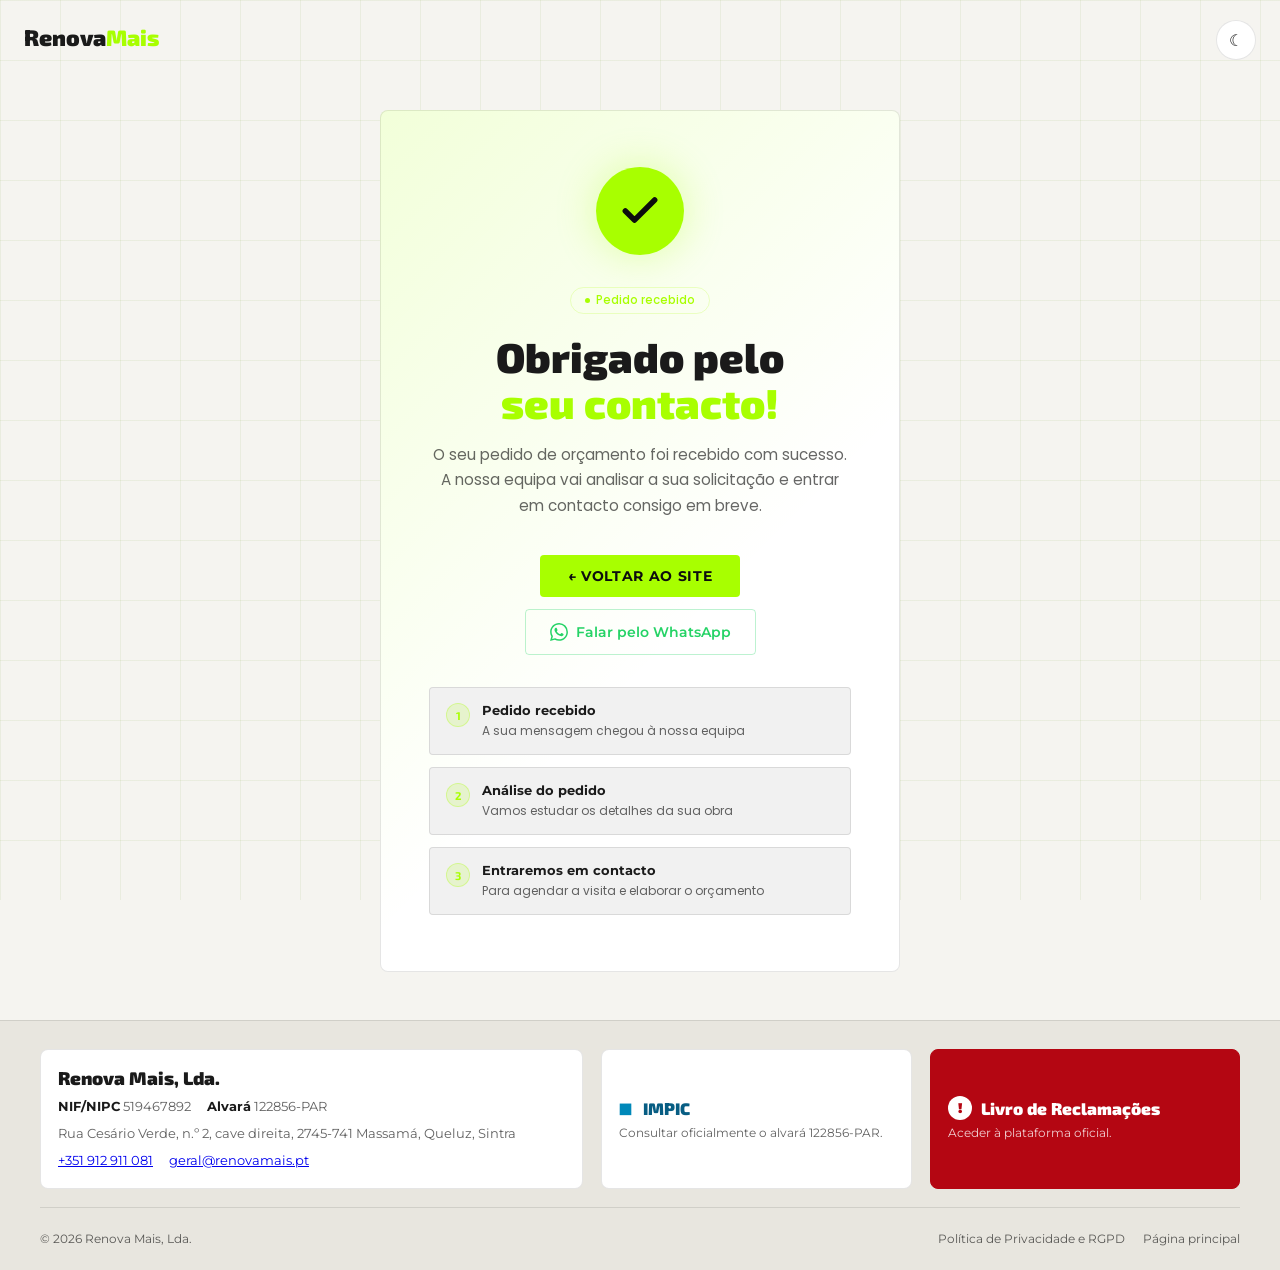
<file: obrigado.html>
<!DOCTYPE html>
<html lang="pt-PT" data-theme="light">
<head>
<meta charset="UTF-8">
<meta name="viewport" content="width=device-width, initial-scale=1.0">
<title>Pedido Enviado — Renova Mais</title>
<meta name="robots" content="noindex, nofollow">
<link rel="icon" type="image/svg+xml" href="/favicon.svg">
<link rel="preconnect" href="https://fonts.googleapis.com">
<link rel="preconnect" href="https://fonts.gstatic.com" crossorigin>
<link href="https://fonts.googleapis.com/css2?family=Exo+2:wght@700;900&family=Montserrat:wght@400;500;600&family=Poppins:wght@400;500&display=swap" rel="stylesheet">
<style>
*,*::before,*::after{box-sizing:border-box;margin:0;padding:0}
html,body{min-height:100%;background:#0D0D0D;color:#fff;font-family:'Montserrat',sans-serif}
body{display:flex;flex-direction:column;align-items:center;justify-content:center;padding:2rem;min-height:100vh;position:relative;overflow:hidden}

/* Background grid */
body::before{content:'';position:fixed;inset:0;background-image:linear-gradient(rgba(168,255,0,.03) 1px,transparent 1px),linear-gradient(90deg,rgba(168,255,0,.03) 1px,transparent 1px);background-size:60px 60px;pointer-events:none}

.logo{position:fixed;top:24px;left:24px;font-family:'Exo 2',sans-serif;font-weight:900;font-size:1.4rem;color:#fff;text-decoration:none;z-index:10}
.logo span{color:#A8FF00}

.card{background:#111;border:1px solid rgba(255,255,255,.08);border-radius:8px;padding:56px 48px;max-width:520px;width:100%;text-align:center;position:relative;animation:fadeUp .6s cubic-bezier(.34,1.56,.64,1) both}
.card::before{content:'';position:absolute;inset:-1px;border-radius:8px;background:linear-gradient(135deg,rgba(168,255,0,.15),transparent 60%);pointer-events:none}

@keyframes fadeUp{from{opacity:0;transform:translateY(32px)}to{opacity:1;transform:none}}

.check-wrap{width:88px;height:88px;border-radius:50%;background:#A8FF00;display:flex;align-items:center;justify-content:center;margin:0 auto 32px;animation:pop .5s .15s cubic-bezier(.34,1.56,.64,1) both;box-shadow:0 0 40px rgba(168,255,0,.3)}
@keyframes pop{from{transform:scale(0);opacity:0}to{transform:scale(1);opacity:1}}
.check-wrap svg{width:44px;height:44px}

.badge{display:inline-flex;align-items:center;gap:6px;padding:4px 14px;border:1px solid rgba(168,255,0,.2);border-radius:100px;font-family:'Poppins',sans-serif;font-size:.72rem;font-weight:500;color:#A8FF00;margin-bottom:20px;animation:fadeUp .5s .3s both}
.badge::before{content:'';width:5px;height:5px;border-radius:50%;background:#A8FF00}

h1{font-family:'Exo 2',sans-serif;font-size:clamp(1.8rem,4vw,2.6rem);font-weight:900;margin-bottom:16px;animation:fadeUp .5s .35s both;line-height:1.1}
h1 span{color:#A8FF00}

p{font-family:'Poppins',sans-serif;font-size:.95rem;color:rgba(255,255,255,.6);line-height:1.7;margin-bottom:36px;animation:fadeUp .5s .45s both}

.btns{display:flex;gap:12px;justify-content:center;flex-wrap:wrap;animation:fadeUp .5s .55s both}
.btn-primary{display:inline-flex;align-items:center;gap:8px;background:#A8FF00;color:#0D0D0D;font-family:'Montserrat',sans-serif;font-weight:700;font-size:.85rem;padding:13px 28px;border-radius:4px;text-decoration:none;letter-spacing:.05em;text-transform:uppercase;transition:transform .2s,box-shadow .2s}
.btn-primary:hover{transform:translateY(-2px);box-shadow:0 8px 24px rgba(168,255,0,.3)}
.btn-whatsapp{display:inline-flex;align-items:center;gap:8px;border:1px solid rgba(37,211,102,.3);color:#25D366;font-family:'Montserrat',sans-serif;font-weight:600;font-size:.85rem;padding:13px 24px;border-radius:4px;text-decoration:none;transition:all .2s}
.btn-whatsapp:hover{background:rgba(37,211,102,.08);border-color:#25D366}

.steps{display:flex;flex-direction:column;gap:12px;margin-top:32px;text-align:left;animation:fadeUp .5s .65s both}
.step{display:flex;align-items:flex-start;gap:12px;padding:14px 16px;background:rgba(255,255,255,.03);border-radius:4px;border:1px solid rgba(255,255,255,.05)}
.step-n{width:24px;height:24px;border-radius:50%;background:rgba(168,255,0,.15);border:1px solid rgba(168,255,0,.3);display:flex;align-items:center;justify-content:center;font-family:'Exo 2',sans-serif;font-size:.7rem;font-weight:700;color:#A8FF00;flex-shrink:0;margin-top:1px}
.step-txt strong{display:block;font-size:.82rem;font-weight:700;margin-bottom:2px}
.step-txt span{font-family:'Poppins',sans-serif;font-size:.75rem;color:rgba(255,255,255,.45)}
</style>
<style>
[data-theme="light"]{--page-bg:#F5F4F0;--page-card:#FFFFFF;--page-text:#1A1A1A;--page-muted:rgba(0,0,0,.6);--page-border:rgba(0,0,0,.1);--page-grid:rgba(90,146,0,.07)}
[data-theme="dark"]{--page-bg:#0D0D0D;--page-card:#111111;--page-text:#FFFFFF;--page-muted:rgba(255,255,255,.6);--page-border:rgba(255,255,255,.08);--page-grid:rgba(168,255,0,.03)}
html,body{background:var(--page-bg);color:var(--page-text)}
body{justify-content:flex-start;overflow:auto;padding:0;transition:background .3s,color .3s}
body::before{background-image:linear-gradient(var(--page-grid) 1px,transparent 1px),linear-gradient(90deg,var(--page-grid) 1px,transparent 1px)}
.logo{color:var(--page-text)}
.page-theme-toggle{position:fixed;top:20px;right:24px;z-index:10;width:40px;height:40px;border-radius:50%;border:1px solid var(--page-border);background:var(--page-card);color:var(--page-text);font-size:1rem;cursor:pointer}
.card{background:var(--page-card);border-color:var(--page-border);margin:110px auto 48px}
.card p{color:var(--page-muted)}
.step{background:color-mix(in srgb,var(--page-card) 94%,var(--page-text));border-color:var(--page-border)}
.step-txt span{color:var(--page-muted)}
@media(max-width:620px){.card{width:calc(100% - 30px);padding:42px 24px;margin-top:92px}}
</style>
<link rel="stylesheet" href="/css/legal-footer.css">
<script src="/js/site-theme.js" defer></script>
</head>
<body>

<a href="/" class="logo">Renova<span>Mais</span></a>
<button class="page-theme-toggle" type="button" data-theme-toggle aria-label="Mudar para tema escuro" aria-pressed="false"><span data-theme-symbol>☾</span></button>

<div class="card">
  <div class="check-wrap">
    <svg viewBox="0 0 24 24" fill="none" stroke="#0D0D0D" stroke-width="3" stroke-linecap="round" stroke-linejoin="round">
      <polyline points="20 6 9 17 4 12"/>
    </svg>
  </div>

  <div class="badge">Pedido recebido</div>

  <h1>Obrigado pelo<br><span>seu contacto!</span></h1>
  <p>O seu pedido de orçamento foi recebido com sucesso. A nossa equipa vai analisar a sua solicitação e entrar em contacto consigo em breve.</p>

  <div class="btns">
    <a href="/" class="btn-primary">← Voltar ao site</a>
    <a href="https://wa.me/351912911081?text=Olá%2C%20acabei%20de%20enviar%20um%20pedido%20de%20orçamento." class="btn-whatsapp" target="_blank" rel="noopener">
      <svg width="18" height="18" viewBox="0 0 24 24" fill="#25D366"><path d="M17.472 14.382c-.297-.149-1.758-.867-2.03-.967-.273-.099-.471-.148-.67.15-.197.297-.767.966-.94 1.164-.173.199-.347.223-.644.075-.297-.15-1.255-.463-2.39-1.475-.883-.788-1.48-1.761-1.653-2.059-.173-.297-.018-.458.13-.606.134-.133.298-.347.446-.52.149-.174.198-.298.298-.497.099-.198.05-.371-.025-.52-.075-.149-.669-1.612-.916-2.207-.242-.579-.487-.5-.669-.51-.173-.008-.371-.01-.57-.01-.198 0-.52.074-.792.372-.272.297-1.04 1.016-1.04 2.479 0 1.462 1.065 2.875 1.213 3.074.149.198 2.096 3.2 5.077 4.487.709.306 1.262.489 1.694.625.712.227 1.36.195 1.871.118.571-.085 1.758-.719 2.006-1.413.248-.694.248-1.289.173-1.413-.074-.124-.272-.198-.57-.347m-5.421 7.403h-.004a9.87 9.87 0 01-5.031-1.378l-.361-.214-3.741.982.998-3.648-.235-.374a9.86 9.86 0 01-1.51-5.26c.001-5.45 4.436-9.884 9.888-9.884 2.64 0 5.122 1.03 6.988 2.898a9.825 9.825 0 012.893 6.994c-.003 5.45-4.437 9.884-9.885 9.884m8.413-18.297A11.815 11.815 0 0012.05 0C5.495 0 .16 5.335.157 11.892c0 2.096.547 4.142 1.588 5.945L.057 24l6.305-1.654a11.882 11.882 0 005.683 1.448h.005c6.554 0 11.89-5.335 11.893-11.893a11.821 11.821 0 00-3.48-8.413z"/></svg>
      Falar pelo WhatsApp
    </a>
  </div>

  <div class="steps">
    <div class="step">
      <div class="step-n">1</div>
      <div class="step-txt"><strong>Pedido recebido</strong><span>A sua mensagem chegou à nossa equipa</span></div>
    </div>
    <div class="step">
      <div class="step-n">2</div>
      <div class="step-txt"><strong>Análise do pedido</strong><span>Vamos estudar os detalhes da sua obra</span></div>
    </div>
    <div class="step">
      <div class="step-n">3</div>
      <div class="step-txt"><strong>Entraremos em contacto</strong><span>Para agendar a visita e elaborar o orçamento</span></div>
    </div>
  </div>
</div>

<footer class="legal-footer legal-footer--compact">
  <div class="legal-footer__inner">
    <div class="legal-footer__trust" aria-label="Identificação legal e reclamações">
      <div class="legal-footer__identity">
        <div class="legal-footer__name">Renova Mais, Lda.</div>
        <div class="legal-footer__facts">
          <span><strong>NIF/NIPC</strong> 519467892</span><span><strong>Alvará</strong> 122856-PAR</span>
          <address class="legal-footer__address">Rua Cesário Verde, n.º 2, cave direita, 2745-741 Massamá, Queluz, Sintra</address>
          <a href="tel:+351912911081">+351 912 911 081</a><a href="mailto:geral@renovamais.pt">geral@renovamais.pt</a>
        </div>
      </div>
      <a class="legal-footer__action" href="https://www.impic.pt/impic/pt-pt/consultar/empresas-titulares-de-alvara-de-empreiteiro-de-obras-particulares" target="_blank" rel="noopener"><span class="legal-footer__badge">IMPIC</span><small>Consultar oficialmente o alvará 122856-PAR.</small></a>
      <a class="legal-footer__action legal-footer__complaints" href="https://www.livroreclamacoes.pt/Inicio/" target="_blank" rel="noopener"><span class="legal-footer__badge">Livro de Reclamações</span><small>Aceder à plataforma oficial.</small></a>
    </div>
    <div class="legal-footer__bottom"><span>© 2026 Renova Mais, Lda.</span><div class="legal-footer__links"><a href="/privacy">Política de Privacidade e RGPD</a><a href="/">Página principal</a></div></div>
  </div>
</footer>

</body>
</html>
</file>
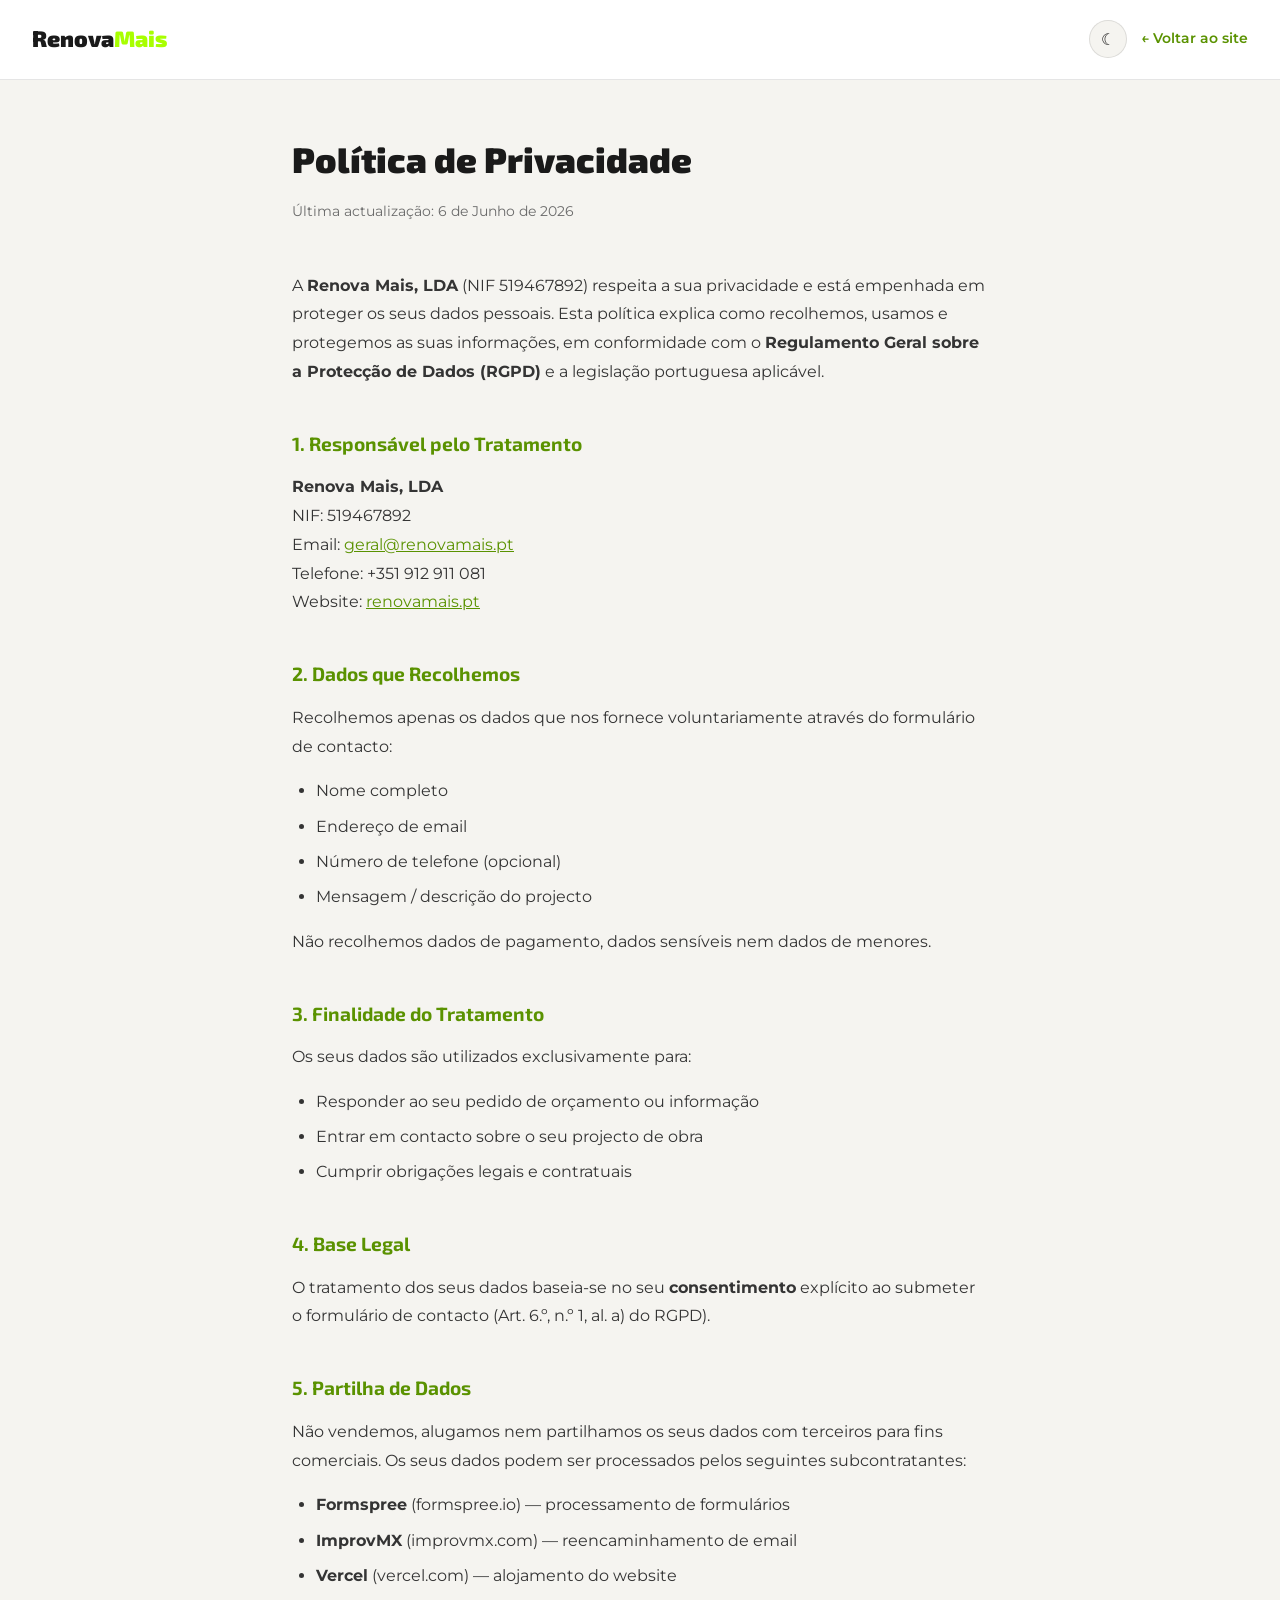
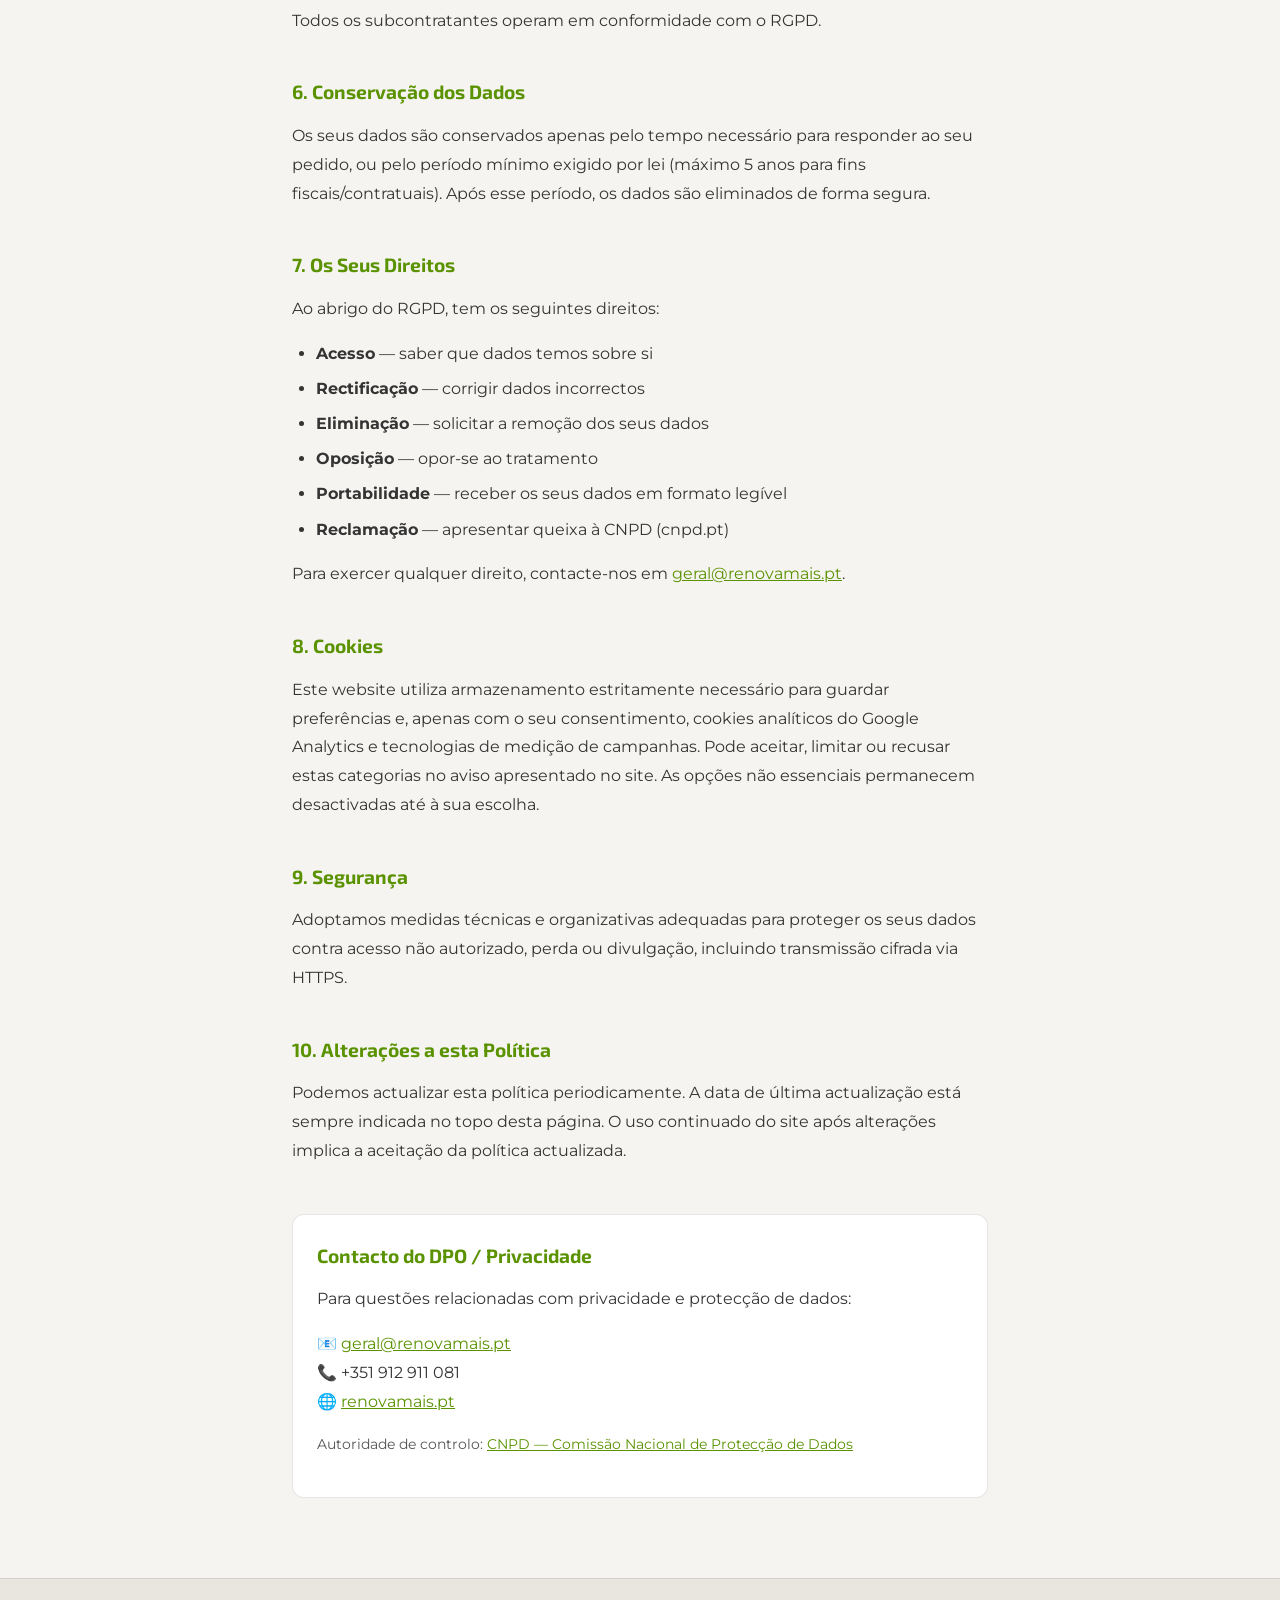
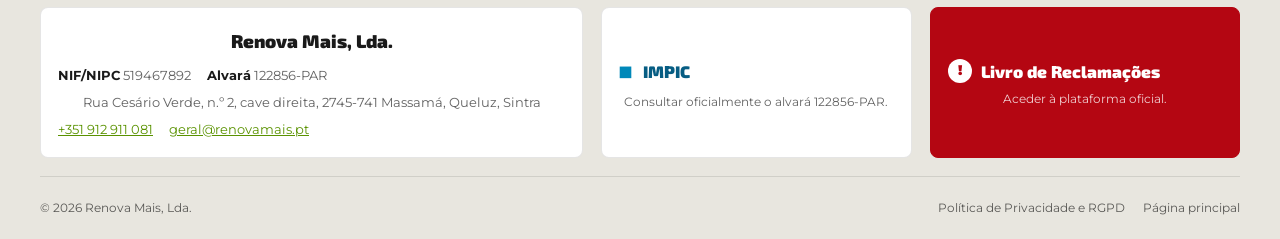
<file: privacy.html>
<!DOCTYPE html>
<html lang="pt-PT" data-theme="light">
<head>
  <meta charset="UTF-8">
  <meta name="viewport" content="width=device-width, initial-scale=1.0">
  <title>Política de Privacidade — Renova Mais</title>
  <meta name="description" content="Política de Privacidade da Renova Mais — como tratamos os seus dados pessoais.">
  <meta name="robots" content="noindex, follow">
  <link rel="canonical" href="https://renovamais.pt/privacy">
  <link rel="icon" type="image/svg+xml" href="/favicon.svg">
  <meta name="theme-color" content="#0D0D0D">
  <link rel="preconnect" href="https://fonts.googleapis.com">
  <link rel="preconnect" href="https://fonts.gstatic.com" crossorigin>
  <link href="https://fonts.googleapis.com/css2?family=Exo+2:wght@700;900&family=Montserrat:wght@400;500;600&display=swap" rel="stylesheet">
  <style>
    *, *::before, *::after { box-sizing: border-box; margin: 0; padding: 0; }
    html { scroll-behavior: smooth; }
    body {
      background: #0D0D0D;
      color: #CCCCCC;
      font-family: 'Montserrat', sans-serif;
      font-size: 1rem;
      line-height: 1.8;
    }
    header {
      background: #111111;
      border-bottom: 1px solid #1E1E1E;
      padding: 1.2rem 2rem;
      display: flex;
      align-items: center;
      justify-content: space-between;
      position: sticky;
      top: 0;
      z-index: 100;
    }
    .logo {
      font-family: 'Exo 2', sans-serif;
      font-weight: 900;
      font-size: 1.4rem;
      color: #FFFFFF;
      text-decoration: none;
    }
    .logo span { color: #A8FF00; }
    .back {
      color: #A8FF00;
      text-decoration: none;
      font-size: 0.9rem;
      font-weight: 600;
      display: flex;
      align-items: center;
      gap: 0.4rem;
    }
    main {
      max-width: 760px;
      margin: 0 auto;
      padding: 3rem 2rem 5rem;
    }
    h1 {
      font-family: 'Exo 2', sans-serif;
      font-size: 2.2rem;
      font-weight: 900;
      color: #FFFFFF;
      margin-bottom: 0.5rem;
    }
    .updated {
      font-size: 0.85rem;
      color: #555555;
      margin-bottom: 3rem;
    }
    h2 {
      font-family: 'Exo 2', sans-serif;
      font-size: 1.2rem;
      font-weight: 700;
      color: #A8FF00;
      margin-top: 2.5rem;
      margin-bottom: 0.75rem;
    }
    p { margin-bottom: 1rem; }
    ul { padding-left: 1.5rem; margin-bottom: 1rem; }
    li { margin-bottom: 0.4rem; }
    a { color: #A8FF00; }
    .box {
      background: #111111;
      border: 1px solid #1E1E1E;
      border-radius: 12px;
      padding: 1.5rem;
      margin-top: 3rem;
    }
    .box h2 { margin-top: 0; }
    footer {
      text-align: center;
      padding: 2rem;
      color: #444;
      font-size: 0.85rem;
      border-top: 1px solid #1A1A1A;
    }
  </style>
  <style>
    [data-theme="light"]{--page-bg:#F5F4F0;--page-surface:#FFFFFF;--page-text:#343434;--page-heading:#1A1A1A;--page-muted:#6B6B6B;--page-border:rgba(0,0,0,.1);--page-accent:#5A9200}
    [data-theme="dark"]{--page-bg:#0D0D0D;--page-surface:#111111;--page-text:#CCCCCC;--page-heading:#FFFFFF;--page-muted:#777777;--page-border:#1E1E1E;--page-accent:#A8FF00}
    body{background:var(--page-bg);color:var(--page-text);transition:background .3s,color .3s}
    header{background:var(--page-surface);border-color:var(--page-border)}
    .logo,h1{color:var(--page-heading)}
    .back,h2,a{color:var(--page-accent)}
    .updated{color:var(--page-muted)}
    .box{background:var(--page-surface);border-color:var(--page-border)}
    .header-actions{display:flex;align-items:center;gap:14px}
    .page-theme-toggle{width:38px;height:38px;border:1px solid var(--page-border);border-radius:50%;background:var(--page-bg);color:var(--page-heading);font-size:1rem;cursor:pointer}
    @media(max-width:520px){header{padding:1rem}.back{font-size:0}.back::after{content:'←';font-size:1.1rem}}
  </style>
  <link rel="stylesheet" href="/css/legal-footer.css">
  <script src="/js/site-theme.js" defer></script>
</head>
<body>
  <header>
    <a href="/" class="logo">Renova<span>Mais</span></a>
    <div class="header-actions">
      <button class="page-theme-toggle" type="button" data-theme-toggle aria-label="Mudar para tema escuro" aria-pressed="false"><span data-theme-symbol>☾</span></button>
      <a href="/" class="back">← Voltar ao site</a>
    </div>
  </header>

  <main>
    <h1>Política de Privacidade</h1>
    <p class="updated">Última actualização: 6 de Junho de 2026</p>

    <p>A <strong>Renova Mais, LDA</strong> (NIF 519467892) respeita a sua privacidade e está empenhada em proteger os seus dados pessoais. Esta política explica como recolhemos, usamos e protegemos as suas informações, em conformidade com o <strong>Regulamento Geral sobre a Protecção de Dados (RGPD)</strong> e a legislação portuguesa aplicável.</p>

    <h2>1. Responsável pelo Tratamento</h2>
    <p>
      <strong>Renova Mais, LDA</strong><br>
      NIF: 519467892<br>
      Email: <a href="mailto:geral@renovamais.pt">geral@renovamais.pt</a><br>
      Telefone: +351 912 911 081<br>
      Website: <a href="https://renovamais.pt">renovamais.pt</a>
    </p>

    <h2>2. Dados que Recolhemos</h2>
    <p>Recolhemos apenas os dados que nos fornece voluntariamente através do formulário de contacto:</p>
    <ul>
      <li>Nome completo</li>
      <li>Endereço de email</li>
      <li>Número de telefone (opcional)</li>
      <li>Mensagem / descrição do projecto</li>
    </ul>
    <p>Não recolhemos dados de pagamento, dados sensíveis nem dados de menores.</p>

    <h2>3. Finalidade do Tratamento</h2>
    <p>Os seus dados são utilizados exclusivamente para:</p>
    <ul>
      <li>Responder ao seu pedido de orçamento ou informação</li>
      <li>Entrar em contacto sobre o seu projecto de obra</li>
      <li>Cumprir obrigações legais e contratuais</li>
    </ul>

    <h2>4. Base Legal</h2>
    <p>O tratamento dos seus dados baseia-se no seu <strong>consentimento</strong> explícito ao submeter o formulário de contacto (Art. 6.º, n.º 1, al. a) do RGPD).</p>

    <h2>5. Partilha de Dados</h2>
    <p>Não vendemos, alugamos nem partilhamos os seus dados com terceiros para fins comerciais. Os seus dados podem ser processados pelos seguintes subcontratantes:</p>
    <ul>
      <li><strong>Formspree</strong> (formspree.io) — processamento de formulários</li>
      <li><strong>ImprovMX</strong> (improvmx.com) — reencaminhamento de email</li>
      <li><strong>Vercel</strong> (vercel.com) — alojamento do website</li>
    </ul>
    <p>Todos os subcontratantes operam em conformidade com o RGPD.</p>

    <h2>6. Conservação dos Dados</h2>
    <p>Os seus dados são conservados apenas pelo tempo necessário para responder ao seu pedido, ou pelo período mínimo exigido por lei (máximo 5 anos para fins fiscais/contratuais). Após esse período, os dados são eliminados de forma segura.</p>

    <h2>7. Os Seus Direitos</h2>
    <p>Ao abrigo do RGPD, tem os seguintes direitos:</p>
    <ul>
      <li><strong>Acesso</strong> — saber que dados temos sobre si</li>
      <li><strong>Rectificação</strong> — corrigir dados incorrectos</li>
      <li><strong>Eliminação</strong> — solicitar a remoção dos seus dados</li>
      <li><strong>Oposição</strong> — opor-se ao tratamento</li>
      <li><strong>Portabilidade</strong> — receber os seus dados em formato legível</li>
      <li><strong>Reclamação</strong> — apresentar queixa à CNPD (cnpd.pt)</li>
    </ul>
    <p>Para exercer qualquer direito, contacte-nos em <a href="mailto:geral@renovamais.pt">geral@renovamais.pt</a>.</p>

    <h2>8. Cookies</h2>
    <p>Este website utiliza armazenamento estritamente necessário para guardar preferências e, apenas com o seu consentimento, cookies analíticos do Google Analytics e tecnologias de medição de campanhas. Pode aceitar, limitar ou recusar estas categorias no aviso apresentado no site. As opções não essenciais permanecem desactivadas até à sua escolha.</p>

    <h2>9. Segurança</h2>
    <p>Adoptamos medidas técnicas e organizativas adequadas para proteger os seus dados contra acesso não autorizado, perda ou divulgação, incluindo transmissão cifrada via HTTPS.</p>

    <h2>10. Alterações a esta Política</h2>
    <p>Podemos actualizar esta política periodicamente. A data de última actualização está sempre indicada no topo desta página. O uso continuado do site após alterações implica a aceitação da política actualizada.</p>

    <div class="box">
      <h2>Contacto do DPO / Privacidade</h2>
      <p>Para questões relacionadas com privacidade e protecção de dados:</p>
      <p>
        📧 <a href="mailto:geral@renovamais.pt">geral@renovamais.pt</a><br>
        📞 +351 912 911 081<br>
        🌐 <a href="https://renovamais.pt">renovamais.pt</a>
      </p>
      <p style="margin-top:1rem;font-size:0.85rem;color:#555;">
        Autoridade de controlo: <a href="https://www.cnpd.pt" target="_blank" rel="noopener">CNPD — Comissão Nacional de Protecção de Dados</a>
      </p>
    </div>
  </main>

  <footer class="legal-footer legal-footer--compact">
    <div class="legal-footer__inner">
      <div class="legal-footer__trust" aria-label="Identificação legal e reclamações">
        <div class="legal-footer__identity">
          <div class="legal-footer__name">Renova Mais, Lda.</div>
          <div class="legal-footer__facts">
            <span><strong>NIF/NIPC</strong> 519467892</span><span><strong>Alvará</strong> 122856-PAR</span>
            <address class="legal-footer__address">Rua Cesário Verde, n.º 2, cave direita, 2745-741 Massamá, Queluz, Sintra</address>
            <a href="tel:+351912911081">+351 912 911 081</a><a href="mailto:geral@renovamais.pt">geral@renovamais.pt</a>
          </div>
        </div>
        <a class="legal-footer__action" href="https://www.impic.pt/impic/pt-pt/consultar/empresas-titulares-de-alvara-de-empreiteiro-de-obras-particulares" target="_blank" rel="noopener"><span class="legal-footer__badge">IMPIC</span><small>Consultar oficialmente o alvará 122856-PAR.</small></a>
        <a class="legal-footer__action legal-footer__complaints" href="https://www.livroreclamacoes.pt/Inicio/" target="_blank" rel="noopener"><span class="legal-footer__badge">Livro de Reclamações</span><small>Aceder à plataforma oficial.</small></a>
      </div>
      <div class="legal-footer__bottom"><span>© 2026 Renova Mais, Lda.</span><div class="legal-footer__links"><a href="/privacy">Política de Privacidade e RGPD</a><a href="/">Página principal</a></div></div>
    </div>
  </footer>
</body>
</html>
</file>
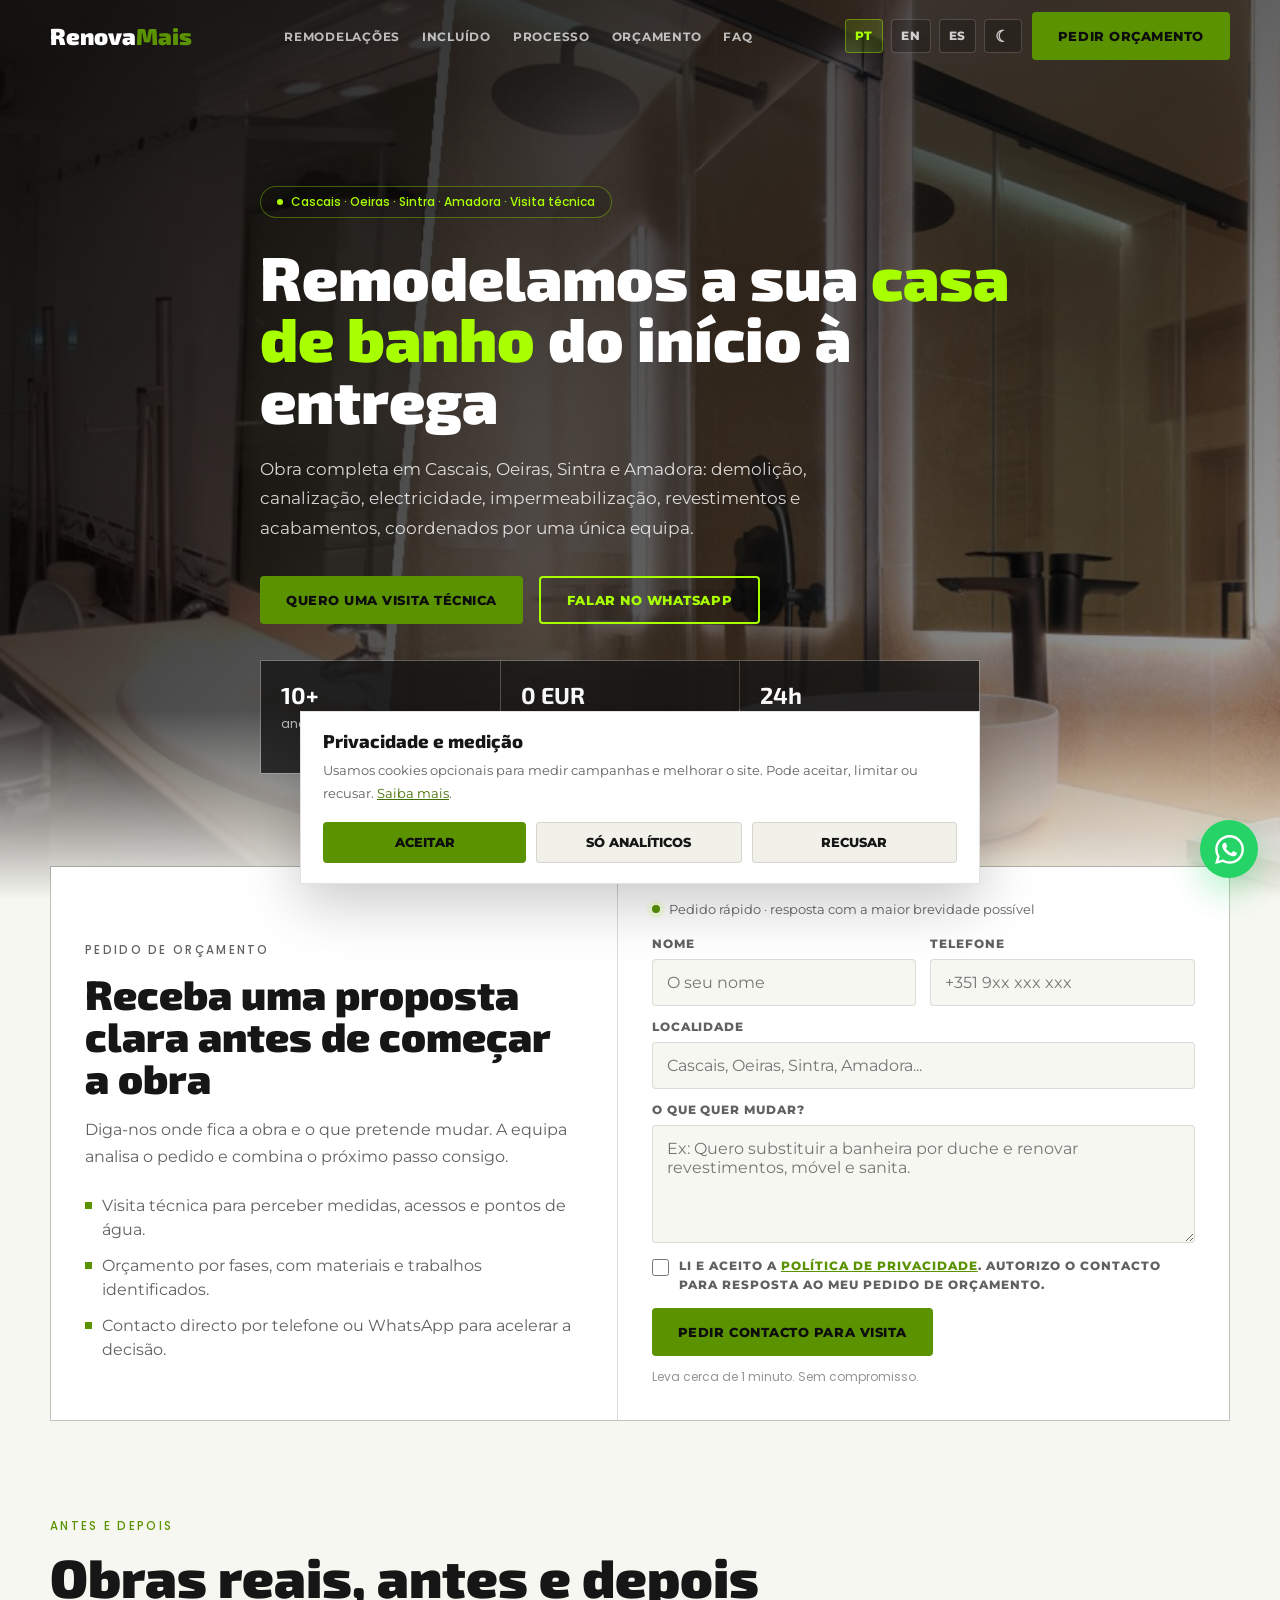
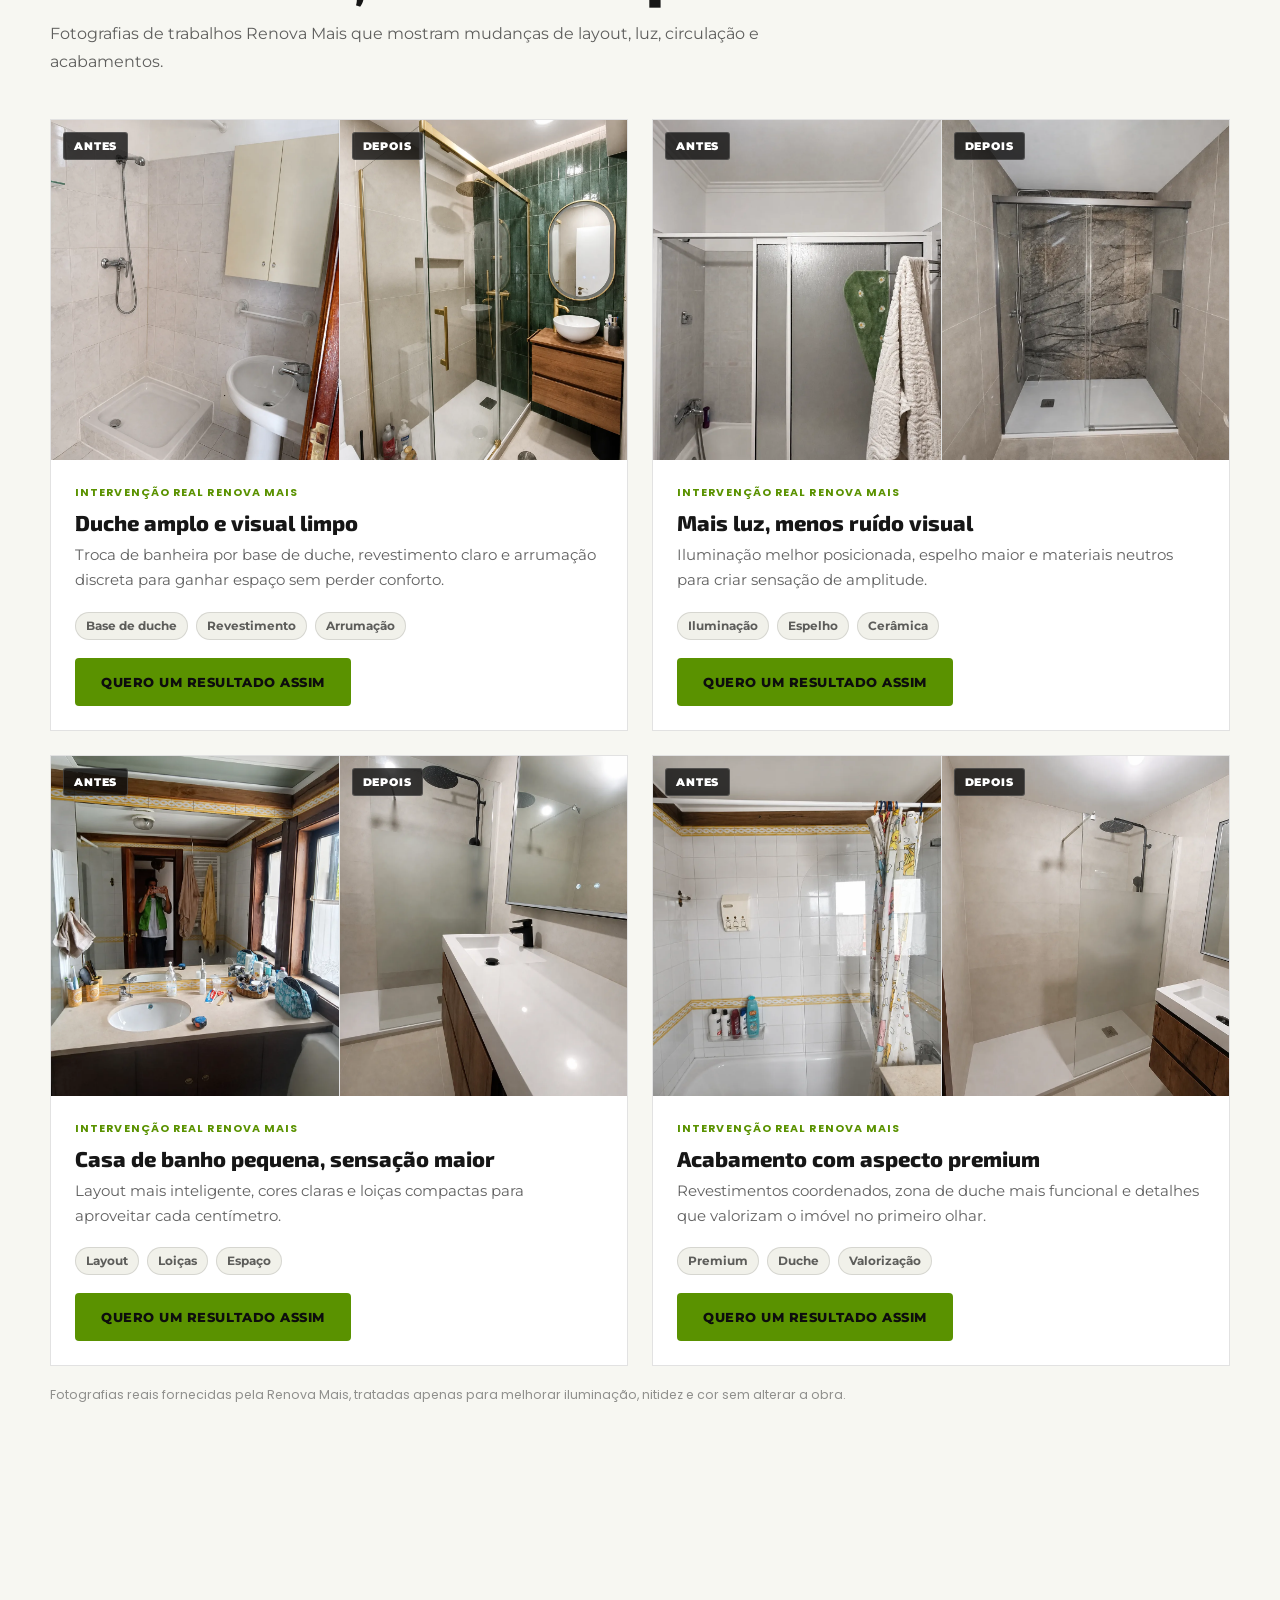
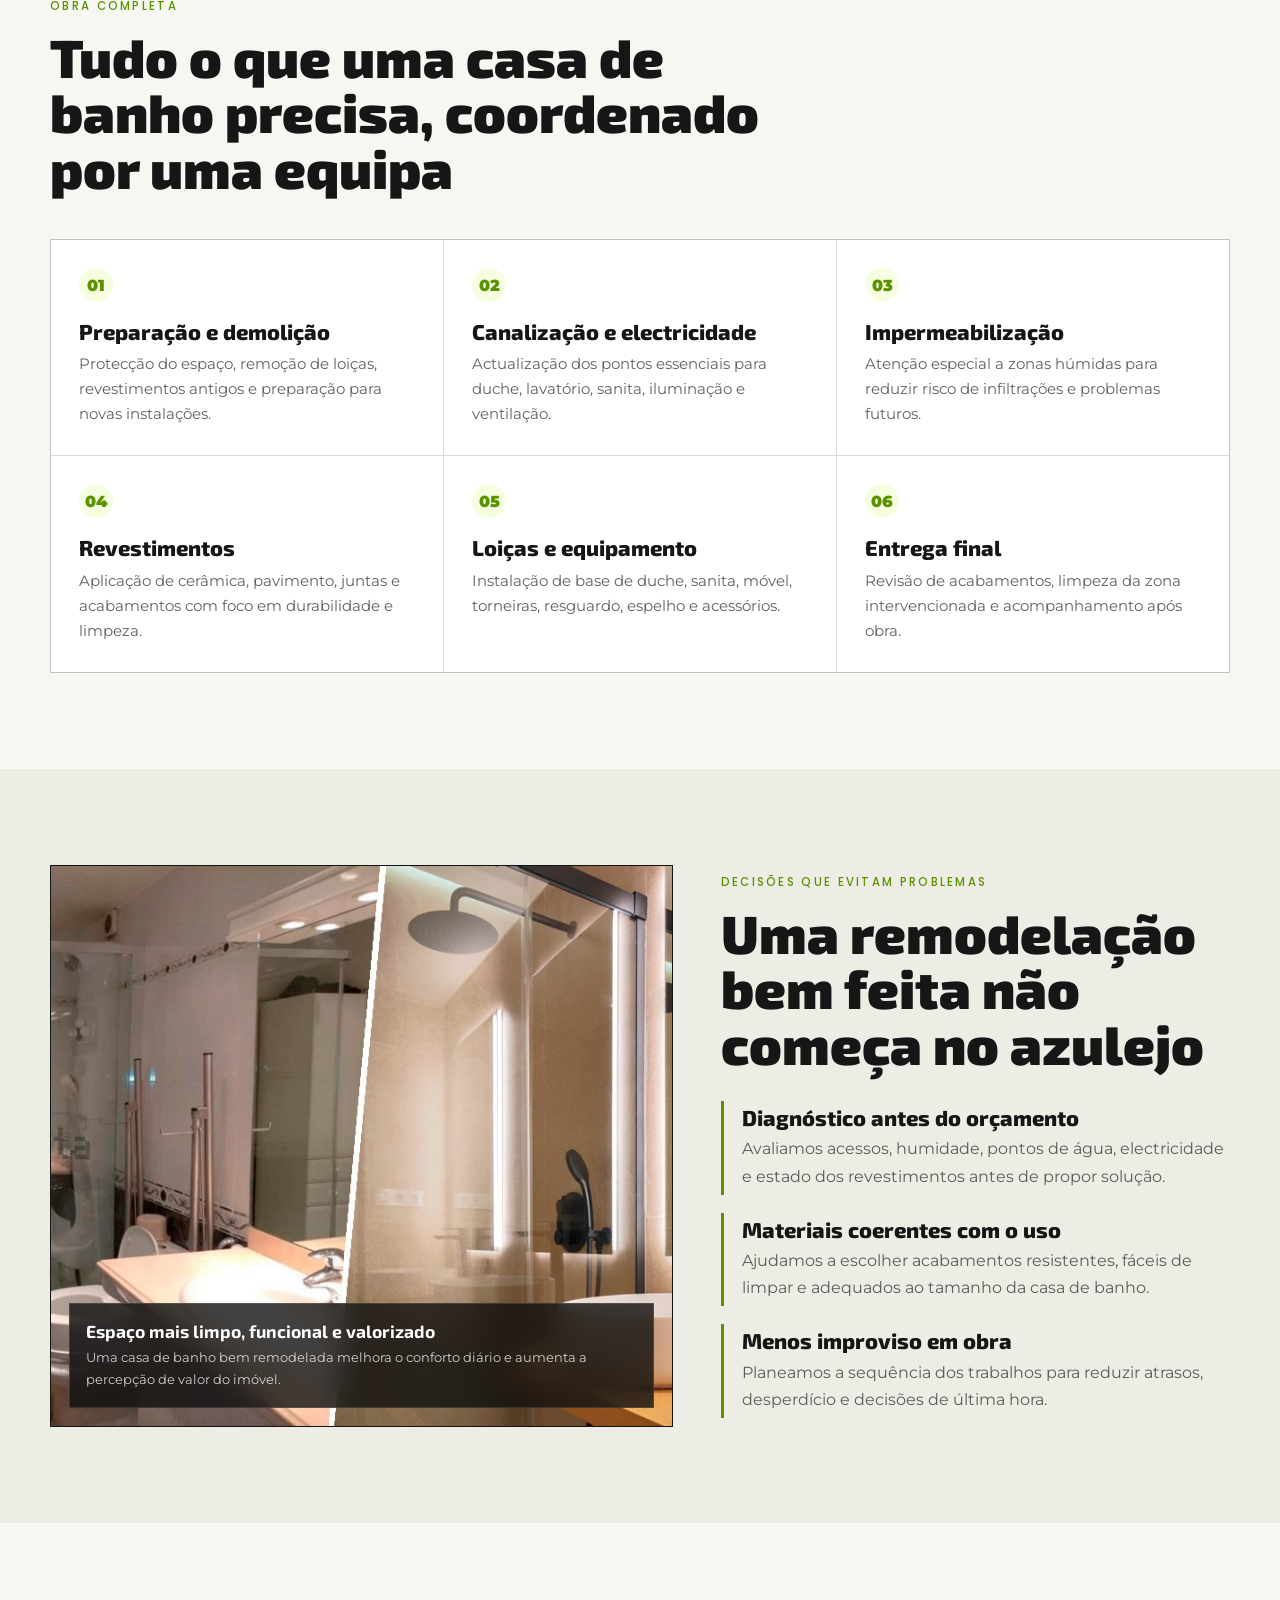
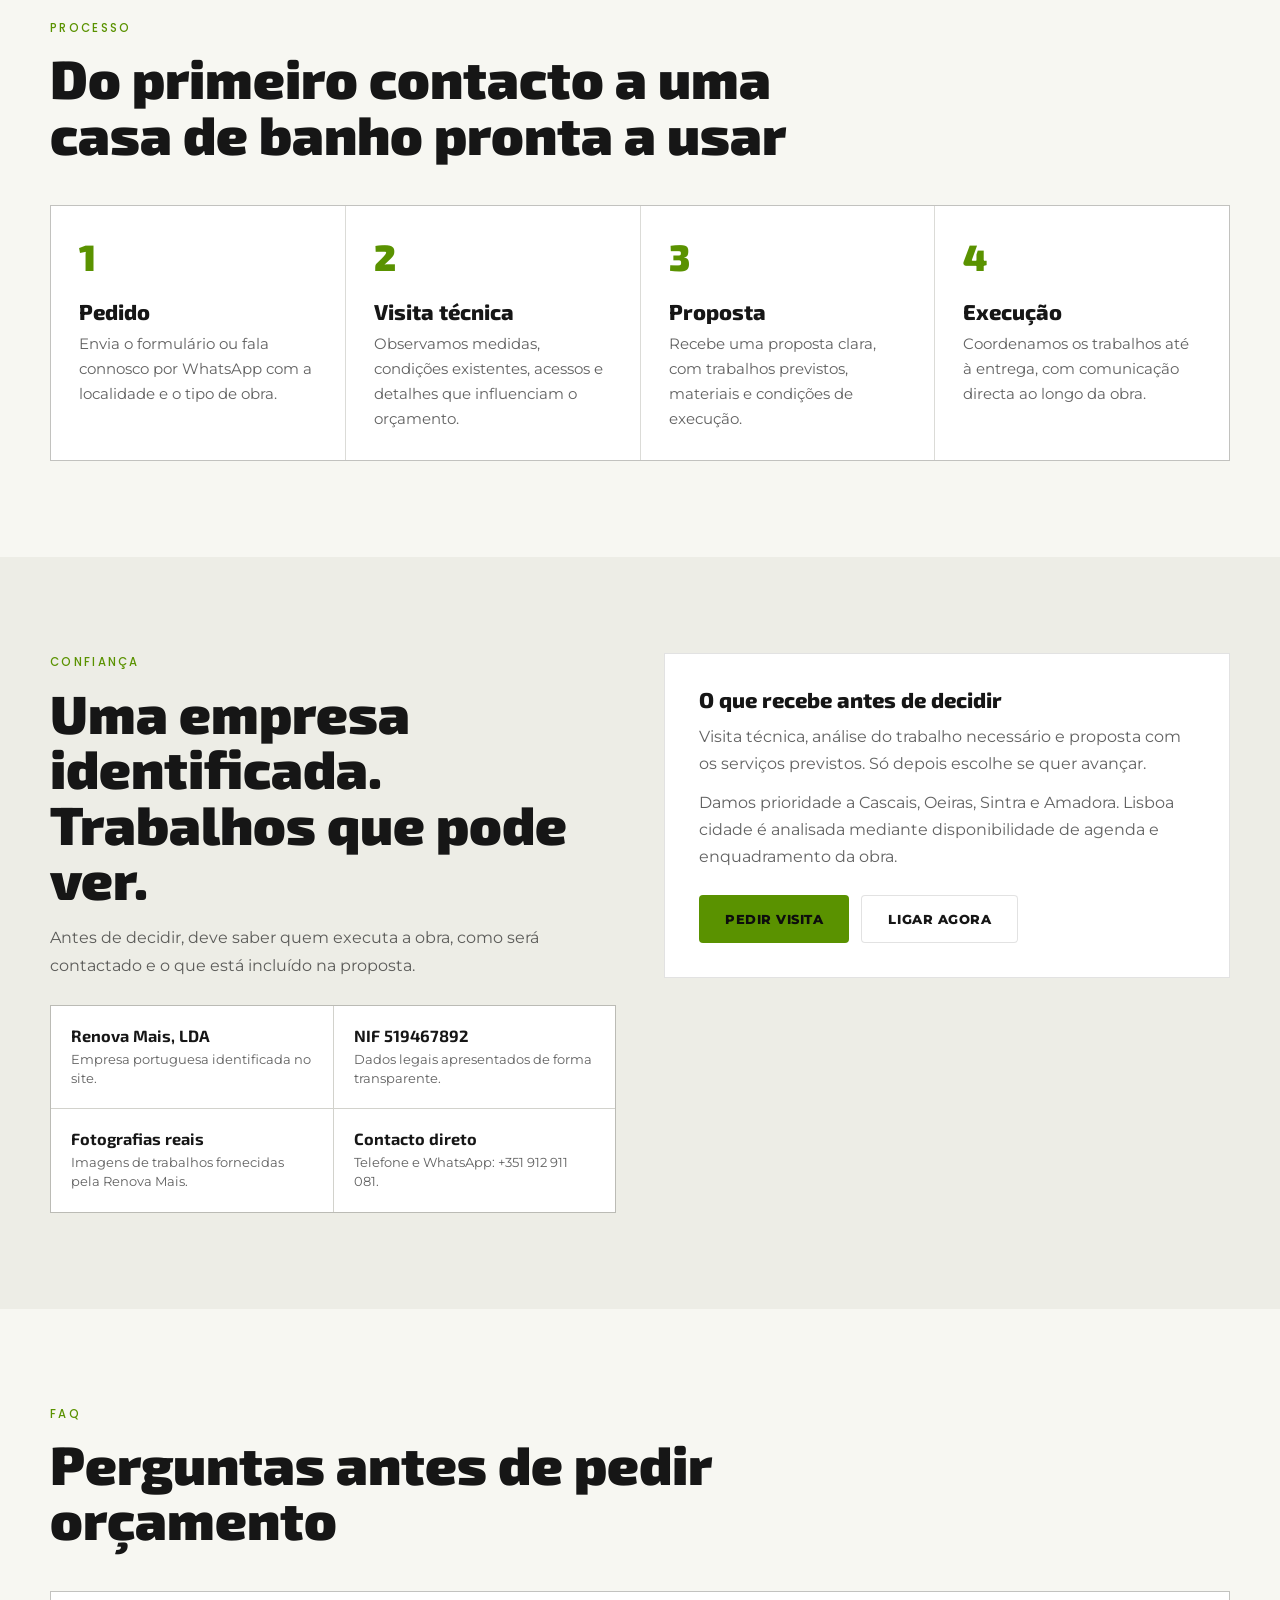
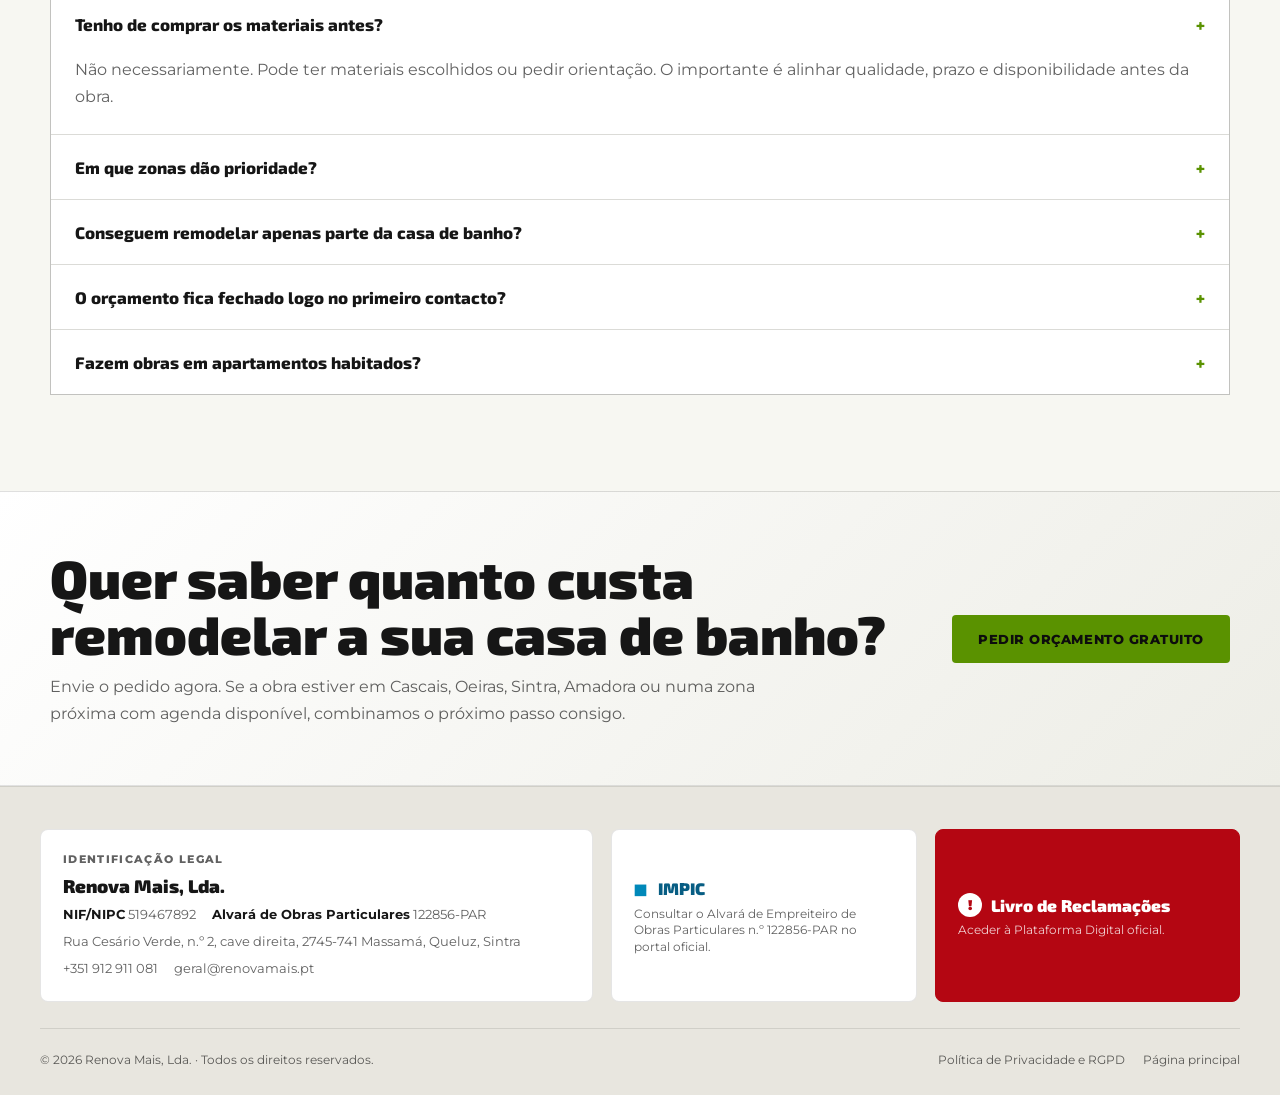
<file: remodelacao-casas-de-banho.html>
<!DOCTYPE html>
<html lang="pt-PT" data-theme="light">
<head>
<meta charset="UTF-8">
<meta name="viewport" content="width=device-width, initial-scale=1.0, viewport-fit=cover">
<title>Casas de Banho em Cascais, Oeiras, Sintra e Amadora | Renova Mais</title>
<meta name="description" content="Remodelação completa de casas de banho em Cascais, Oeiras, Sintra e Amadora. Lisboa cidade mediante disponibilidade. Visita técnica e orçamento gratuito.">
<meta name="robots" content="index, follow">
<meta name="geo.region" content="PT-11">
<meta name="geo.placename" content="Cascais, Oeiras, Sintra, Amadora, Lisboa, Portugal">
<link rel="canonical" href="https://renovamais.pt/remodelacao-casas-de-banho">
<meta property="og:type" content="website">
<meta property="og:url" content="https://renovamais.pt/remodelacao-casas-de-banho">
<meta property="og:title" content="Casas de Banho em Cascais, Oeiras, Sintra e Amadora | Renova Mais">
<meta property="og:description" content="Transformamos a sua casa de banho nas zonas de Cascais, Oeiras, Sintra e Amadora com planeamento, equipa própria e acabamentos profissionais.">
<meta property="og:image" content="https://renovamais.pt/img/wc-ba3.jpg">
<meta property="og:locale" content="pt_PT">
<meta property="og:site_name" content="Renova Mais">
<meta name="twitter:card" content="summary_large_image">
<link rel="icon" href="/favicon.svg" type="image/svg+xml">

<script async src="https://www.googletagmanager.com/gtag/js?id=G-EXPZ8HG8RB"></script>
<script>
window.dataLayer=window.dataLayer||[];
function gtag(){dataLayer.push(arguments);}
gtag('consent','default',{
  analytics_storage:'denied',
  ad_storage:'denied',
  ad_user_data:'denied',
  ad_personalization:'denied',
  wait_for_update:500
});
gtag('js',new Date());
gtag('config','G-EXPZ8HG8RB',{anonymize_ip:true});
</script>

<link rel="preconnect" href="https://fonts.googleapis.com">
<link rel="preconnect" href="https://fonts.gstatic.com" crossorigin>
<link href="https://fonts.googleapis.com/css2?family=Exo+2:wght@700;900&family=Montserrat:wght@400;500;600;700;800&family=Poppins:wght@300;400;500&display=swap" rel="stylesheet">

<script type="application/ld+json">
{
  "@context":"https://schema.org",
  "@type":"Service",
  "name":"Remodelação de casas de banho em Cascais, Oeiras, Sintra e Amadora",
  "provider":{
    "@type":"HomeAndConstructionBusiness",
    "name":"Renova Mais",
    "legalName":"Renova Mais, LDA",
    "taxID":"519467892",
    "telephone":"+351912911081",
    "email":"geral@renovamais.pt",
    "url":"https://renovamais.pt"
  },
  "areaServed":[
    {"@type":"City","name":"Cascais"},
    {"@type":"City","name":"Oeiras"},
    {"@type":"City","name":"Sintra"},
    {"@type":"City","name":"Amadora"},
    {"@type":"City","name":"Lisboa"}
  ],
  "serviceType":"Remodelação completa de casas de banho",
  "offers":{"@type":"Offer","price":"0","priceCurrency":"EUR","description":"Visita técnica e orçamento gratuito, sem compromisso."}
}
</script>
<script type="application/ld+json">
{
  "@context":"https://schema.org",
  "@type":"FAQPage",
  "mainEntity":[
    {"@type":"Question","name":"O orçamento para remodelar a casa de banho é gratuito?","acceptedAnswer":{"@type":"Answer","text":"Sim. A Renova Mais faz uma primeira avaliação e prepara um orçamento gratuito, ajustado ao estado da casa de banho, materiais pretendidos e prazo desejado."}},
    {"@type":"Question","name":"Quanto tempo demora uma remodelação de casa de banho?","acceptedAnswer":{"@type":"Answer","text":"Depende da dimensão, demolições, canalização e disponibilidade de materiais. Uma remodelação completa costuma exigir planeamento de vários dias úteis. O prazo final é definido após visita técnica."}},
    {"@type":"Question","name":"Fazem canalização, electricidade e revestimentos?","acceptedAnswer":{"@type":"Answer","text":"Sim. A intervenção pode incluir demolição, canalização, electricidade, impermeabilização, aplicação de cerâmica, loiças sanitárias, móveis, torneiras, resguardos e acabamentos."}},
    {"@type":"Question","name":"Em que zonas trabalham com prioridade?","acceptedAnswer":{"@type":"Answer","text":"Damos prioridade a obras em Cascais, Oeiras, Sintra e Amadora. Lisboa cidade também pode ser analisada, mas mediante disponibilidade de agenda e enquadramento da obra."}}
  ]
}
</script>

<style>
*,*::before,*::after{box-sizing:border-box;margin:0;padding:0}
html{scroll-behavior:smooth;font-size:16px}
section[id]{scroll-margin-top:84px}
body{font-family:'Montserrat',sans-serif;background:var(--bg);color:var(--text);overflow-x:hidden;transition:background .25s,color .25s}
img{display:block;max-width:100%}
a{color:inherit;text-decoration:none}
button,input,select,textarea{font:inherit}
button{border:0;cursor:pointer}
[data-theme="light"]{
  --bg:#f7f7f2;
  --bg2:#ededE6;
  --surface:#ffffff;
  --surface2:#f1f1ea;
  --text:#161616;
  --muted:rgba(22,22,22,.68);
  --soft:rgba(22,22,22,.46);
  --line:rgba(22,22,22,.12);
  --accent:#5A9200;
  --accent-strong:#436f00;
  --accent-text:#0d0d0d;
  --nav-bg:rgba(247,247,242,.86);
  --hero-text:#fff;
  --hero-muted:rgba(255,255,255,.82);
  --hero-panel:rgba(255,255,255,.9);
  --whatsapp:#25D366;
}
[data-theme="dark"]{
  --bg:#0d0d0d;
  --bg2:#121212;
  --surface:#181818;
  --surface2:#202020;
  --text:#fff;
  --muted:rgba(255,255,255,.68);
  --soft:rgba(255,255,255,.48);
  --line:rgba(255,255,255,.1);
  --accent:#A8FF00;
  --accent-strong:#A8FF00;
  --accent-text:#0d0d0d;
  --nav-bg:rgba(13,13,13,.82);
  --hero-text:#fff;
  --hero-muted:rgba(255,255,255,.78);
  --hero-panel:rgba(13,13,13,.76);
  --whatsapp:#25D366;
}
.container{width:min(1180px,calc(100% - 40px));margin:0 auto}
.btn{display:inline-flex;align-items:center;justify-content:center;gap:10px;min-height:48px;padding:14px 26px;border-radius:4px;font-size:.84rem;font-weight:800;letter-spacing:.04em;text-transform:uppercase;white-space:nowrap;transition:transform .2s,background .2s,border .2s,box-shadow .2s}
.btn-primary{background:var(--accent);color:var(--accent-text)}
.btn-primary:hover{transform:translateY(-2px);box-shadow:0 14px 34px rgba(168,255,0,.25)}
.btn-ghost{border:1px solid var(--line);color:var(--text);background:rgba(255,255,255,.05)}
.btn-ghost:hover{border-color:var(--accent);color:var(--accent)}
.hero .btn-ghost{border-color:rgba(255,255,255,.35);color:#fff;background:rgba(13,13,13,.24)}
.hero .btn-ghost:hover{border-color:#A8FF00;color:#A8FF00;background:rgba(13,13,13,.38)}
.section{padding:96px 0}
.section.alt{background:var(--bg2)}
.section-head{max-width:760px;margin-bottom:44px}
.section-kicker{font-family:'Poppins',sans-serif;font-size:.72rem;font-weight:500;letter-spacing:.2em;text-transform:uppercase;color:var(--accent);margin-bottom:12px}
h1,h2,h3{font-family:'Exo 2',sans-serif;line-height:1.03}
h1{font-size:clamp(2.45rem,4.55vw,4.35rem);font-weight:900;letter-spacing:0}
h2{font-size:clamp(2rem,4.2vw,3.55rem);font-weight:900;letter-spacing:0}
h3{font-size:1.35rem;font-weight:800}
p{line-height:1.7}
.nav{position:fixed;top:0;left:0;right:0;z-index:50;background:transparent;backdrop-filter:none;border-bottom:1px solid transparent;transition:background .3s,backdrop-filter .3s,border-bottom .3s}
.nav.scrolled{background:var(--nav-bg);backdrop-filter:blur(16px);border-bottom:1px solid var(--line)}
.nav-inner{height:72px;display:flex;align-items:center;justify-content:space-between;gap:18px}
.brand{font-family:'Exo 2',sans-serif;font-size:1.45rem;font-weight:900}
.brand span{color:var(--accent)}
.nav-links{display:flex;align-items:center;gap:22px;font-size:.76rem;font-weight:700;letter-spacing:.06em;text-transform:uppercase;color:var(--muted)}
.nav-links a:hover{color:var(--accent)}
.nav-cta{display:flex;align-items:center;gap:10px}
.nav-phone{display:none;font-size:.82rem;font-weight:800;color:var(--text);white-space:nowrap}
.nav-tools{display:flex;align-items:center;gap:8px}
.lang-btn,.theme-toggle{height:34px;border:1px solid var(--line);background:var(--surface);color:var(--muted);border-radius:4px;padding:0 9px;font-size:.72rem;font-weight:800;letter-spacing:.06em;text-transform:uppercase}
.lang-btn.active,.theme-toggle:hover,.lang-btn:hover{border-color:var(--accent);color:var(--accent-strong)}
.theme-toggle{width:38px;padding:0;font-size:1rem}
.nav:not(.scrolled) .brand,.nav:not(.scrolled) .nav-phone{color:#fff}
.nav:not(.scrolled) .nav-links{color:rgba(255,255,255,.7)}
.nav:not(.scrolled) .nav-links a:hover{color:#A8FF00}
.nav:not(.scrolled) .lang-btn,.nav:not(.scrolled) .theme-toggle{background:rgba(13,13,13,.28);border-color:rgba(255,255,255,.18);color:rgba(255,255,255,.78)}
.nav:not(.scrolled) .lang-btn.active{background:rgba(168,255,0,.14);border-color:rgba(168,255,0,.38);color:#A8FF00}
.hero{position:relative;height:100svh;min-height:680px;padding:118px 0 58px;display:flex;align-items:center;overflow:hidden}
.hero::before{content:'';position:absolute;inset:0;background:linear-gradient(135deg,rgba(7,7,7,.9) 0%,rgba(7,7,7,.64) 58%,rgba(7,7,7,.28) 100%),url('img/wc-ba3.jpg') center right/cover no-repeat;transform:scale(1.02)}
.hero::after{content:'';position:absolute;left:0;right:0;bottom:0;height:190px;background:linear-gradient(to bottom,transparent,var(--bg))}
.hero-inner{position:relative;z-index:1;max-width:760px}
.hero-badge{display:inline-flex;align-items:center;gap:8px;padding:6px 16px;border:1px solid rgba(168,255,0,.34);border-radius:100px;font-family:'Poppins',sans-serif;font-size:.75rem;font-weight:500;color:#A8FF00;margin-bottom:28px;background:rgba(13,13,13,.16);animation:fadeUp .8s ease both}
.hero-badge::before{content:'';width:6px;height:6px;border-radius:50%;background:#A8FF00;animation:pulse 2s infinite}
@keyframes pulse{0%,100%{opacity:1;transform:scale(1)}50%{opacity:.5;transform:scale(.8)}}
@keyframes fadeUp{from{opacity:0;transform:translateY(24px)}to{opacity:1;transform:none}}
.hero h1{font-size:clamp(2.65rem,4.8vw,4.5rem);line-height:1;color:var(--hero-text);animation:fadeUp .8s .15s ease both}
.hero h1 span{color:#A8FF00}
.hero-copy{font-size:1.08rem;color:var(--hero-muted);max-width:620px;margin:24px 0 34px;animation:fadeUp .8s .3s ease both}
.hero-actions{display:flex;flex-wrap:wrap;gap:16px;margin-bottom:36px;animation:fadeUp .8s .45s ease both}
.hero .btn-ghost{border:2px solid #A8FF00;color:#A8FF00;background:rgba(13,13,13,.12)}
.hero .btn-ghost:hover{background:#A8FF00;color:#0d0d0d}
.hero-proof{display:grid;grid-template-columns:repeat(3,minmax(0,1fr));gap:1px;max-width:720px;background:rgba(255,255,255,.12);border:1px solid rgba(255,255,255,.12);animation:fadeUp .8s .6s ease both}
.proof-cell{background:rgba(13,13,13,.78);padding:20px;color:#fff}
.proof-cell strong{display:block;font-family:'Exo 2',sans-serif;font-size:1.45rem;color:#fff;margin-bottom:4px}
.proof-cell span{font-family:'Poppins',sans-serif;font-size:.76rem;color:rgba(255,255,255,.7)}
.lead-band{position:relative;z-index:2;margin-top:-34px}
.lead-grid{display:grid;grid-template-columns:1fr 1.08fr;gap:1px;background:var(--line);border:1px solid var(--line)}
.lead-copy,.lead-form{background:var(--surface);padding:34px}
.lead-copy{display:flex;flex-direction:column;justify-content:center}
.lead-copy h2{font-size:clamp(1.8rem,3.2vw,2.65rem)}
.lead-copy p{color:var(--muted);margin-top:16px}
.form-priority{display:flex;align-items:center;gap:9px;margin-bottom:20px;color:var(--muted);font-size:.82rem}
.form-priority::before{content:'';width:8px;height:8px;border-radius:50%;background:var(--accent);box-shadow:0 0 0 5px rgba(168,255,0,.1)}
.quick-list{display:grid;gap:12px;margin-top:24px}
.quick-list li{display:flex;gap:10px;color:var(--muted);line-height:1.5}
.quick-list li::before{content:'';width:7px;height:7px;background:var(--accent);margin-top:8px;flex:0 0 7px}
.form-grid{display:grid;grid-template-columns:1fr 1fr;gap:14px}
.form-group{display:flex;flex-direction:column;gap:8px}
.form-group.full{grid-column:1/-1}
label{font-size:.72rem;font-weight:800;letter-spacing:.08em;text-transform:uppercase;color:var(--muted)}
input,select,textarea{width:100%;border:1px solid var(--line);background:var(--bg);color:var(--text);border-radius:4px;padding:13px 14px;outline:none}
input:focus,select:focus,textarea:focus{border-color:var(--accent);box-shadow:0 0 0 3px rgba(168,255,0,.1)}
textarea{min-height:118px;resize:vertical}
.check-row{display:flex;gap:10px;align-items:flex-start;color:var(--muted);font-size:.78rem;line-height:1.5}
.check-row input{width:17px;height:17px;margin-top:2px;accent-color:var(--accent);flex:0 0 auto}
.submit-row{display:flex;gap:12px;align-items:center;flex-wrap:wrap;margin-top:14px}
.submit-row .btn{min-width:240px}
.small-note{font-family:'Poppins',sans-serif;color:var(--soft);font-size:.75rem}
.included{display:grid;grid-template-columns:repeat(3,1fr);gap:1px;background:var(--line);border:1px solid var(--line)}
.included-item{background:var(--surface);padding:28px;min-height:190px}
.included-item span{display:inline-flex;align-items:center;justify-content:center;width:34px;height:34px;border-radius:50%;background:rgba(168,255,0,.12);color:var(--accent);font-weight:900;margin-bottom:18px}
.included-item p{color:var(--muted);font-size:.92rem;margin-top:10px}
.ba-grid{display:grid;grid-template-columns:repeat(2,1fr);gap:24px}
.ba-card{background:var(--surface);border:1px solid var(--line);overflow:hidden}
.ba-images{display:grid;grid-template-columns:1fr 1fr;gap:1px;background:var(--line)}
.ba-shot{position:relative;min-height:340px;overflow:hidden;background:var(--surface2)}
.ba-shot img{width:100%;height:100%;object-fit:cover;position:absolute;inset:0;transition:transform .4s ease}
.ba-card:hover .ba-shot img{transform:scale(1.035)}
.ba-label{position:absolute;left:12px;top:12px;background:rgba(13,13,13,.78);color:#fff;border:1px solid rgba(255,255,255,.16);padding:6px 10px;border-radius:3px;font-size:.68rem;font-weight:900;letter-spacing:.08em;text-transform:uppercase}
.ba-body{padding:24px}
.case-note{font-family:'Poppins',sans-serif;font-size:.68rem!important;font-weight:700;letter-spacing:.1em;text-transform:uppercase;color:var(--accent)!important;margin:0 0 9px!important}
.ba-body p{color:var(--muted);font-size:.92rem;margin-top:10px}
.ba-meta{display:flex;gap:8px;flex-wrap:wrap;margin:18px 0}
.ba-meta span{border:1px solid var(--line);background:var(--surface2);padding:6px 10px;border-radius:999px;font-size:.72rem;font-weight:700;color:var(--muted)}
.ba-disclaimer{font-family:'Poppins',sans-serif;color:var(--soft);font-size:.78rem;margin-top:18px}
.visual-grid{display:grid;grid-template-columns:1.1fr .9fr;gap:48px;align-items:center}
.media-frame{position:relative;overflow:hidden;border:1px solid var(--line);background:#151515}
.media-frame img{width:100%;height:560px;object-fit:cover}
.media-caption{position:absolute;left:18px;right:18px;bottom:18px;background:rgba(13,13,13,.78);backdrop-filter:blur(14px);border:1px solid rgba(255,255,255,.12);padding:16px}
.media-caption strong{font-family:'Exo 2',sans-serif;font-size:1.1rem;color:#fff}
.media-caption p{font-size:.82rem;color:rgba(255,255,255,.78);margin-top:4px}
.decision-list{display:grid;gap:18px}
.decision{border-left:3px solid var(--accent);padding:5px 0 5px 18px}
.decision p{color:var(--muted);margin-top:7px}
.process{display:grid;grid-template-columns:repeat(4,1fr);gap:1px;background:var(--line);border:1px solid var(--line)}
.step{background:var(--surface);padding:28px}
.step-num{font-family:'Exo 2',sans-serif;color:var(--accent);font-size:2.3rem;font-weight:900;margin-bottom:22px}
.step p{color:var(--muted);font-size:.92rem;margin-top:10px}
.trust{display:grid;grid-template-columns:1fr 1fr;gap:48px;align-items:start}
.trust-panel{border:1px solid var(--line);background:var(--surface);padding:34px}
.trust-panel p{color:var(--muted);margin-top:12px}
.trust-facts{display:grid;grid-template-columns:1fr 1fr;gap:1px;margin-top:26px;background:var(--line);border:1px solid var(--line)}
.trust-fact{background:var(--surface);padding:20px}
.trust-fact strong{display:block;font-family:'Exo 2',sans-serif;font-size:1.02rem;margin-bottom:5px}
.trust-fact span{display:block;color:var(--muted);font-size:.8rem;line-height:1.5}
.faq{display:grid;gap:1px;background:var(--line);border:1px solid var(--line)}
.faq-item{background:var(--surface)}
.faq-q{width:100%;display:flex;justify-content:space-between;gap:20px;padding:22px 24px;background:transparent;color:var(--text);text-align:left;font-family:'Exo 2',sans-serif;font-size:1.05rem;font-weight:800}
.faq-q span:last-child{color:var(--accent)}
.faq-a{display:none;padding:0 24px 24px;color:var(--muted)}
.faq-item.open .faq-a{display:block}
.final-cta{position:relative;overflow:hidden;background:linear-gradient(135deg,var(--surface),var(--bg2));border-top:1px solid var(--line);border-bottom:1px solid var(--line)}
.final-inner{display:grid;grid-template-columns:1fr auto;gap:28px;align-items:center;padding:58px 0}
.final-inner p{color:var(--muted);margin-top:12px;max-width:720px}
.footer{padding:34px 0;color:var(--soft);font-size:.82rem}
.footer-inner{display:flex;justify-content:space-between;gap:20px;flex-wrap:wrap}
.wa-float{position:fixed;right:22px;bottom:22px;z-index:60;width:58px;height:58px;border-radius:50%;display:flex;align-items:center;justify-content:center;background:var(--whatsapp);box-shadow:0 14px 34px rgba(37,211,102,.32)}
.wa-float svg{width:29px;height:29px;fill:#fff}
.mobile-sticky-actions{display:none}
#cookie-overlay{display:none}
#cookie-banner{position:fixed;left:50%;bottom:16px;transform:translateX(-50%) translateY(calc(100% + 32px));z-index:80;width:min(680px,calc(100% - 32px));background:var(--surface);border:1px solid var(--line);box-shadow:0 18px 55px rgba(0,0,0,.22);padding:20px 22px;transition:transform .35s}
#cookie-banner.show{transform:translateX(-50%) translateY(0)}
#cookie-banner h3{font-family:'Exo 2',sans-serif;font-size:1.15rem;margin-bottom:8px}
#cookie-banner p{font-size:.82rem;color:var(--muted)}
#cookie-banner p a{color:var(--accent-strong);text-decoration:underline}
.cookie-actions{display:flex;gap:10px;flex-wrap:wrap;margin-top:18px}
.cookie-actions button{flex:1;padding:12px 14px;border-radius:4px;font-size:.8rem;font-weight:800;text-transform:uppercase}
.cookie-accept{background:var(--accent);color:var(--accent-text)}
.cookie-reject,.cookie-save{background:var(--surface2);color:var(--text);border:1px solid var(--line)}
@media(max-width:980px){
  .nav-links,.nav-phone{display:none}
  .hero{min-height:auto}
  .hero-proof,.lead-grid,.visual-grid,.trust,.final-inner{grid-template-columns:1fr}
  .ba-grid{grid-template-columns:1fr}
  .included{grid-template-columns:1fr 1fr}
  .process{grid-template-columns:1fr 1fr}
  .media-frame img{height:420px}
}
@media(max-width:640px){
  .container{width:min(100% - 28px,1180px)}
  .nav-inner{height:64px;gap:10px}
  .brand{font-size:1.18rem}
  .nav-cta{gap:6px}
  .nav-tools{gap:5px}
  .lang-btn,.theme-toggle{height:30px;padding:0 6px;font-size:.62rem}
  .theme-toggle{width:32px}
  .nav-cta .btn{display:none}
  h1{font-size:clamp(2.08rem,10.2vw,3.05rem);line-height:1.04}
  h2{font-size:clamp(1.8rem,8vw,2.6rem)}
  .hero{height:auto;min-height:100svh;padding:104px 0 58px}
  .hero::before{background:linear-gradient(180deg,rgba(7,7,7,.9),rgba(7,7,7,.72)),url('img/wc-ba3.jpg') center/cover no-repeat}
  .hero-badge{font-size:.64rem;padding:5px 12px;margin-bottom:20px}
  .hero h1{font-size:clamp(2.05rem,9.2vw,2.85rem);line-height:1.02}
  .hero-copy{font-size:1rem;margin:18px 0 24px}
  .hero-actions,.submit-row{flex-direction:column;align-items:stretch}
  .hero-actions .btn,.submit-row .btn{width:100%}
  .hero-proof{grid-template-columns:1fr}
  .proof-cell{padding:16px}
  .lead-copy,.lead-form{padding:24px}
  .form-grid,.included,.process{grid-template-columns:1fr}
  .trust-facts{grid-template-columns:1fr}
  .ba-shot{min-height:250px}
  .section{padding:72px 0}
  .media-frame img{height:340px}
  input,select,textarea{font-size:16px}
  .wa-float{display:none}
  .mobile-sticky-actions{position:fixed;left:0;right:0;bottom:0;z-index:59;display:grid;grid-template-columns:repeat(3,1fr);gap:8px;padding:10px 14px calc(10px + env(safe-area-inset-bottom));background:var(--nav-bg);backdrop-filter:blur(16px);border-top:1px solid var(--line)}
  .mobile-sticky-actions .btn{min-height:46px;padding:12px 8px;font-size:.66rem}
  #cookie-banner{left:0;bottom:67px;width:100%;max-height:calc(100svh - 82px);overflow:auto;transform:translateY(calc(100% + 84px));padding:16px 18px;border-left:0;border-right:0;border-bottom:0}
  #cookie-banner.show{transform:translateY(0)}
  #cookie-banner h3{font-size:1rem;margin-bottom:5px}
  #cookie-banner p{font-size:.75rem;line-height:1.45}
  .cookie-actions{display:grid;grid-template-columns:1fr 1fr;gap:8px;margin-top:12px}
  .cookie-actions .cookie-accept{grid-column:1/-1}
  .cookie-actions button{padding:11px 8px;font-size:.7rem}
}
</style>
<link rel="stylesheet" href="/css/legal-footer.css">
<script src="/js/site-theme.js" defer></script>
</head>
<body>
<nav class="nav">
  <div class="container nav-inner">
    <a href="/" class="brand">Renova<span>Mais</span></a>
    <div class="nav-links">
      <a href="#remodelacoes" data-i18n="nav_remodelacoes">Remodelações</a>
      <a href="#incluido" data-i18n="nav_incluido">Incluído</a>
      <a href="#processo">Processo</a>
      <a href="#orcamento" data-i18n="nav_orcamento">Orçamento</a>
      <a href="#faq">FAQ</a>
    </div>
    <div class="nav-cta">
      <div class="nav-tools" aria-label="Preferências">
        <button class="lang-btn active" type="button" data-lang="pt">PT</button>
        <button class="lang-btn" type="button" data-lang="en">EN</button>
        <button class="lang-btn" type="button" data-lang="es">ES</button>
        <button class="theme-toggle" id="themeToggle" data-theme-toggle type="button" aria-label="Mudar para tema escuro" aria-pressed="false"><span data-theme-symbol>☾</span></button>
      </div>
      <a class="nav-phone" href="tel:+351912911081">+351 912 911 081</a>
      <a class="btn btn-primary" href="#orcamento" data-i18n="nav_cta">Pedir Orçamento</a>
    </div>
  </div>
</nav>

<main>
  <section class="hero">
    <div class="container hero-inner">
      <div class="hero-badge"><span data-i18n="hero_badge">Cascais · Oeiras · Sintra · Amadora · Visita técnica</span></div>
      <h1 data-i18n="hero_title">Remodelamos a sua <span>casa de banho</span> do início à entrega</h1>
      <p class="hero-copy" data-i18n="hero_copy">Obra completa em Cascais, Oeiras, Sintra e Amadora: demolição, canalização, electricidade, impermeabilização, revestimentos e acabamentos, coordenados por uma única equipa.</p>
      <div class="hero-actions">
        <a class="btn btn-primary" href="#orcamento" data-i18n="hero_cta">Quero uma visita técnica</a>
        <a class="btn btn-ghost" href="https://wa.me/351912911081?text=Ola%2C%20quero%20um%20orcamento%20para%20remodelar%20uma%20casa%20de%20banho." target="_blank" rel="noopener" data-i18n="hero_whatsapp">Falar no WhatsApp</a>
      </div>
      <div class="hero-proof" aria-label="Provas de confianca">
        <div class="proof-cell"><strong>10+</strong><span data-i18n="proof_1">anos de experiência em obra</span></div>
        <div class="proof-cell"><strong>0 EUR</strong><span data-i18n="proof_2">orçamento inicial sem compromisso</span></div>
        <div class="proof-cell"><strong>24h</strong><span data-i18n="proof_3">resposta habitual a novos pedidos</span></div>
      </div>
    </div>
  </section>

  <section class="lead-band" id="orcamento">
    <div class="container">
      <div class="lead-grid">
        <div class="lead-copy">
          <p class="section-kicker">Pedido de orçamento</p>
          <h2>Receba uma proposta clara antes de começar a obra</h2>
          <p>Diga-nos onde fica a obra e o que pretende mudar. A equipa analisa o pedido e combina o próximo passo consigo.</p>
          <ul class="quick-list">
            <li>Visita técnica para perceber medidas, acessos e pontos de água.</li>
            <li>Orçamento por fases, com materiais e trabalhos identificados.</li>
            <li>Contacto directo por telefone ou WhatsApp para acelerar a decisão.</li>
          </ul>
        </div>
        <div class="lead-form">
          <div class="form-priority">Pedido rápido · resposta com a maior brevidade possível</div>
          <form action="https://formspree.io/f/xaqzqozo" method="POST" id="bathroomLeadForm">
            <input type="hidden" name="_next" value="https://renovamais.pt/obrigado">
            <input type="hidden" name="_subject" value="Novo pedido - remodelação de casa de banho">
            <input type="hidden" name="pagina_origem" value="landing_casas_de_banho">
            <input type="hidden" name="landing_url" value="">
            <input type="hidden" name="utm_source" value="">
            <input type="hidden" name="utm_medium" value="">
            <input type="hidden" name="utm_campaign" value="">
            <input type="hidden" name="utm_term" value="">
            <input type="hidden" name="utm_content" value="">
            <input type="hidden" name="gclid" value="">
            <input type="hidden" name="gbraid" value="">
            <input type="hidden" name="wbraid" value="">
            <div class="form-grid">
              <div class="form-group">
                <label for="nome">Nome</label>
                <input id="nome" name="nome" type="text" autocomplete="name" required placeholder="O seu nome">
              </div>
              <div class="form-group">
                <label for="telefone">Telefone</label>
                <input id="telefone" name="telefone" type="tel" autocomplete="tel" required placeholder="+351 9xx xxx xxx">
              </div>
              <div class="form-group full">
                <label for="localidade">Localidade</label>
                <input id="localidade" name="localidade" type="text" required placeholder="Cascais, Oeiras, Sintra, Amadora...">
              </div>
              <div class="form-group full">
                <label for="mensagem">O que quer mudar?</label>
                <textarea id="mensagem" name="mensagem" required placeholder="Ex: Quero substituir a banheira por duche e renovar revestimentos, móvel e sanita."></textarea>
              </div>
              <div class="form-group full">
                <label class="check-row">
                  <input type="checkbox" name="rgpd" value="aceito" required>
                  <span>Li e aceito a <a href="/privacy" style="color:var(--accent);text-decoration:underline">Política de Privacidade</a>. Autorizo o contacto para resposta ao meu pedido de orçamento.</span>
                </label>
              </div>
            </div>
            <div class="submit-row">
              <button class="btn btn-primary" type="submit">Pedir contacto para visita</button>
              <span class="small-note">Leva cerca de 1 minuto. Sem compromisso.</span>
            </div>
          </form>
        </div>
      </div>
    </div>
  </section>

  <section class="section" id="remodelacoes">
    <div class="container">
      <div class="section-head">
        <p class="section-kicker" data-i18n="ba_kicker">Antes e depois</p>
        <h2 data-i18n="ba_title">Obras reais, antes e depois</h2>
        <p style="color:var(--muted);margin-top:16px" data-i18n="ba_intro">Fotografias de trabalhos Renova Mais que mostram mudanças de layout, luz, circulação e acabamentos.</p>
      </div>
      <div class="ba-grid">
        <article class="ba-card">
          <div class="ba-images">
            <div class="ba-shot">
              <img src="img/bathroom-before-pink-shower.webp" alt="Casa de banho antiga antes da remodelação" loading="lazy">
              <span class="ba-label" data-i18n="before">Antes</span>
            </div>
            <div class="ba-shot">
              <img src="img/bathroom-after-green-gold.webp" alt="Casa de banho moderna depois da remodelação" loading="lazy">
              <span class="ba-label" data-i18n="after">Depois</span>
            </div>
          </div>
          <div class="ba-body">
            <p class="case-note">Intervenção real Renova Mais</p>
            <h3 data-i18n="ba1_title">Duche amplo e visual limpo</h3>
            <p data-i18n="ba1_copy">Troca de banheira por base de duche, revestimento claro e arrumação discreta para ganhar espaço sem perder conforto.</p>
            <div class="ba-meta"><span>Base de duche</span><span>Revestimento</span><span>Arrumação</span></div>
            <a class="btn btn-primary" href="#orcamento" data-i18n="ba_cta">Quero um resultado assim</a>
          </div>
        </article>
        <article class="ba-card">
          <div class="ba-images">
            <div class="ba-shot">
              <img src="img/bathroom-before-glass-bath.webp" alt="Casa de banho desatualizada antes da remodelação" loading="lazy">
              <span class="ba-label" data-i18n="before">Antes</span>
            </div>
            <div class="ba-shot">
              <img src="img/bathroom-after-marble-shower.webp" alt="Casa de banho elegante depois da remodelação" loading="lazy">
              <span class="ba-label" data-i18n="after">Depois</span>
            </div>
          </div>
          <div class="ba-body">
            <p class="case-note">Intervenção real Renova Mais</p>
            <h3 data-i18n="ba2_title">Mais luz, menos ruído visual</h3>
            <p data-i18n="ba2_copy">Iluminação melhor posicionada, espelho maior e materiais neutros para criar sensação de amplitude.</p>
            <div class="ba-meta"><span>Iluminação</span><span>Espelho</span><span>Cerâmica</span></div>
            <a class="btn btn-primary" href="#orcamento" data-i18n="ba_cta">Quero um resultado assim</a>
          </div>
        </article>
        <article class="ba-card">
          <div class="ba-images">
            <div class="ba-shot">
              <img src="img/bathroom-before-vanity-window.webp" alt="Casa de banho antiga antes da intervenção" loading="lazy">
              <span class="ba-label" data-i18n="before">Antes</span>
            </div>
            <div class="ba-shot">
              <img src="img/bathroom-after-vanity-shower.webp" alt="Casa de banho modernizada depois da intervenção" loading="lazy">
              <span class="ba-label" data-i18n="after">Depois</span>
            </div>
          </div>
          <div class="ba-body">
            <p class="case-note">Intervenção real Renova Mais</p>
            <h3 data-i18n="ba3_title">Casa de banho pequena, sensação maior</h3>
            <p data-i18n="ba3_copy">Layout mais inteligente, cores claras e loiças compactas para aproveitar cada centímetro.</p>
            <div class="ba-meta"><span>Layout</span><span>Loiças</span><span>Espaço</span></div>
            <a class="btn btn-primary" href="#orcamento" data-i18n="ba_cta">Quero um resultado assim</a>
          </div>
        </article>
        <article class="ba-card">
          <div class="ba-images">
            <div class="ba-shot">
              <img src="img/bathroom-before-tub-curtain.webp" alt="Banheira antiga antes da remodelação" loading="lazy">
              <span class="ba-label" data-i18n="before">Antes</span>
            </div>
            <div class="ba-shot">
              <img src="img/bathroom-after-open-shower.webp" alt="Resultado de casa de banho renovada" loading="lazy">
              <span class="ba-label" data-i18n="after">Depois</span>
            </div>
          </div>
          <div class="ba-body">
            <p class="case-note">Intervenção real Renova Mais</p>
            <h3 data-i18n="ba4_title">Acabamento com aspecto premium</h3>
            <p data-i18n="ba4_copy">Revestimentos coordenados, zona de duche mais funcional e detalhes que valorizam o imóvel no primeiro olhar.</p>
            <div class="ba-meta"><span>Premium</span><span>Duche</span><span>Valorização</span></div>
            <a class="btn btn-primary" href="#orcamento" data-i18n="ba_cta">Quero um resultado assim</a>
          </div>
        </article>
      </div>
      <p class="ba-disclaimer" data-i18n="ba_disclaimer">Fotografias reais fornecidas pela Renova Mais, tratadas apenas para melhorar iluminação, nitidez e cor sem alterar a obra.</p>
    </div>
  </section>

  <section class="section" id="incluido">
    <div class="container">
      <div class="section-head">
        <p class="section-kicker">Obra completa</p>
        <h2>Tudo o que uma casa de banho precisa, coordenado por uma equipa</h2>
      </div>
      <div class="included">
        <div class="included-item"><span>01</span><h3>Preparação e demolição</h3><p>Protecção do espaço, remoção de loiças, revestimentos antigos e preparação para novas instalações.</p></div>
        <div class="included-item"><span>02</span><h3>Canalização e electricidade</h3><p>Actualização dos pontos essenciais para duche, lavatório, sanita, iluminação e ventilação.</p></div>
        <div class="included-item"><span>03</span><h3>Impermeabilização</h3><p>Atenção especial a zonas húmidas para reduzir risco de infiltrações e problemas futuros.</p></div>
        <div class="included-item"><span>04</span><h3>Revestimentos</h3><p>Aplicação de cerâmica, pavimento, juntas e acabamentos com foco em durabilidade e limpeza.</p></div>
        <div class="included-item"><span>05</span><h3>Loiças e equipamento</h3><p>Instalação de base de duche, sanita, móvel, torneiras, resguardo, espelho e acessórios.</p></div>
        <div class="included-item"><span>06</span><h3>Entrega final</h3><p>Revisão de acabamentos, limpeza da zona intervencionada e acompanhamento após obra.</p></div>
      </div>
    </div>
  </section>

  <section class="section alt">
    <div class="container visual-grid">
      <div class="media-frame">
        <img src="img/wc-ba3.jpg" alt="Remodelação de casa de banho realizada pela Renova Mais" loading="lazy">
        <div class="media-caption">
          <strong>Espaço mais limpo, funcional e valorizado</strong>
          <p>Uma casa de banho bem remodelada melhora o conforto diário e aumenta a percepção de valor do imóvel.</p>
        </div>
      </div>
      <div>
        <p class="section-kicker">Decisões que evitam problemas</p>
        <h2>Uma remodelação bem feita não começa no azulejo</h2>
        <div class="decision-list" style="margin-top:30px">
          <div class="decision"><h3>Diagnóstico antes do orçamento</h3><p>Avaliamos acessos, humidade, pontos de água, electricidade e estado dos revestimentos antes de propor solução.</p></div>
          <div class="decision"><h3>Materiais coerentes com o uso</h3><p>Ajudamos a escolher acabamentos resistentes, fáceis de limpar e adequados ao tamanho da casa de banho.</p></div>
          <div class="decision"><h3>Menos improviso em obra</h3><p>Planeamos a sequência dos trabalhos para reduzir atrasos, desperdício e decisões de última hora.</p></div>
        </div>
      </div>
    </div>
  </section>

  <section class="section" id="processo">
    <div class="container">
      <div class="section-head">
        <p class="section-kicker">Processo</p>
        <h2>Do primeiro contacto a uma casa de banho pronta a usar</h2>
      </div>
      <div class="process">
        <div class="step"><div class="step-num">1</div><h3>Pedido</h3><p>Envia o formulário ou fala connosco por WhatsApp com a localidade e o tipo de obra.</p></div>
        <div class="step"><div class="step-num">2</div><h3>Visita técnica</h3><p>Observamos medidas, condições existentes, acessos e detalhes que influenciam o orçamento.</p></div>
        <div class="step"><div class="step-num">3</div><h3>Proposta</h3><p>Recebe uma proposta clara, com trabalhos previstos, materiais e condições de execução.</p></div>
        <div class="step"><div class="step-num">4</div><h3>Execução</h3><p>Coordenamos os trabalhos até à entrega, com comunicação directa ao longo da obra.</p></div>
      </div>
    </div>
  </section>

  <section class="section alt">
    <div class="container trust">
      <div>
        <p class="section-kicker">Confiança</p>
        <h2>Uma empresa identificada. Trabalhos que pode ver.</h2>
        <p style="color:var(--muted);margin-top:18px">Antes de decidir, deve saber quem executa a obra, como será contactado e o que está incluído na proposta.</p>
        <div class="trust-facts">
          <div class="trust-fact"><strong>Renova Mais, LDA</strong><span>Empresa portuguesa identificada no site.</span></div>
          <div class="trust-fact"><strong>NIF 519467892</strong><span>Dados legais apresentados de forma transparente.</span></div>
          <div class="trust-fact"><strong>Fotografias reais</strong><span>Imagens de trabalhos fornecidas pela Renova Mais.</span></div>
          <div class="trust-fact"><strong>Contacto direto</strong><span>Telefone e WhatsApp: +351 912 911 081.</span></div>
        </div>
      </div>
      <div class="trust-panel">
        <h3>O que recebe antes de decidir</h3>
        <p>Visita técnica, análise do trabalho necessário e proposta com os serviços previstos. Só depois escolhe se quer avançar.</p>
        <p>Damos prioridade a Cascais, Oeiras, Sintra e Amadora. Lisboa cidade é analisada mediante disponibilidade de agenda e enquadramento da obra.</p>
        <div style="display:flex;gap:12px;flex-wrap:wrap;margin-top:24px">
          <a class="btn btn-primary" href="#orcamento">Pedir visita</a>
          <a class="btn btn-ghost" href="tel:+351912911081">Ligar agora</a>
        </div>
      </div>
    </div>
  </section>

  <section class="section" id="faq">
    <div class="container">
      <div class="section-head">
        <p class="section-kicker">FAQ</p>
        <h2>Perguntas antes de pedir orçamento</h2>
      </div>
      <div class="faq">
        <div class="faq-item open"><button class="faq-q" type="button"><span>Tenho de comprar os materiais antes?</span><span>+</span></button><div class="faq-a"><p>Não necessariamente. Pode ter materiais escolhidos ou pedir orientação. O importante é alinhar qualidade, prazo e disponibilidade antes da obra.</p></div></div>
        <div class="faq-item"><button class="faq-q" type="button"><span>Em que zonas dão prioridade?</span><span>+</span></button><div class="faq-a"><p>Damos prioridade a Cascais, Oeiras, Sintra e Amadora. Lisboa cidade pode ser analisada, mas fica dependente da disponibilidade de agenda e do enquadramento da obra.</p></div></div>
        <div class="faq-item"><button class="faq-q" type="button"><span>Conseguem remodelar apenas parte da casa de banho?</span><span>+</span></button><div class="faq-a"><p>Sim, quando tecnicamente faz sentido. Em alguns casos, uma intervenção parcial pode ficar limitada pelo estado da canalização ou impermeabilização existente.</p></div></div>
        <div class="faq-item"><button class="faq-q" type="button"><span>O orçamento fica fechado logo no primeiro contacto?</span><span>+</span></button><div class="faq-a"><p>Para uma remodelação completa, o valor sério depende da visita técnica. O formulário ajuda-nos a perceber urgência, localidade e tipo de intervenção.</p></div></div>
        <div class="faq-item"><button class="faq-q" type="button"><span>Fazem obras em apartamentos habitados?</span><span>+</span></button><div class="faq-a"><p>Sim, dependendo da dimensão e condições. Avaliamos acessos, horários, gestão de resíduos e protecção das zonas comuns.</p></div></div>
      </div>
    </div>
  </section>

  <section class="final-cta">
    <div class="container final-inner">
      <div>
        <h2>Quer saber quanto custa remodelar a sua casa de banho?</h2>
        <p>Envie o pedido agora. Se a obra estiver em Cascais, Oeiras, Sintra, Amadora ou numa zona próxima com agenda disponível, combinamos o próximo passo consigo.</p>
      </div>
      <a class="btn btn-primary" href="#orcamento">Pedir orçamento gratuito</a>
    </div>
  </section>
</main>

<footer class="legal-footer">
  <div class="legal-footer__inner">
    <div class="legal-footer__trust" aria-label="Identificação legal e reclamações">
      <div class="legal-footer__identity">
        <div class="legal-footer__eyebrow">Identificação legal</div>
        <div class="legal-footer__name">Renova Mais, Lda.</div>
        <div class="legal-footer__facts">
          <span><strong>NIF/NIPC</strong> 519467892</span>
          <span><strong>Alvará de Obras Particulares</strong> 122856-PAR</span>
          <address class="legal-footer__address">Rua Cesário Verde, n.º 2, cave direita, 2745-741 Massamá, Queluz, Sintra</address>
          <a href="tel:+351912911081">+351 912 911 081</a>
          <a href="mailto:geral@renovamais.pt">geral@renovamais.pt</a>
        </div>
      </div>
      <a class="legal-footer__action" href="https://www.impic.pt/impic/pt-pt/consultar/empresas-titulares-de-alvara-de-empreiteiro-de-obras-particulares" target="_blank" rel="noopener">
        <span class="legal-footer__badge">IMPIC</span>
        <small>Consultar o Alvará de Empreiteiro de Obras Particulares n.º 122856-PAR no portal oficial.</small>
      </a>
      <a class="legal-footer__action legal-footer__complaints" href="https://www.livroreclamacoes.pt/Inicio/" target="_blank" rel="noopener">
        <span class="legal-footer__badge">Livro de Reclamações</span>
        <small>Aceder à Plataforma Digital oficial.</small>
      </a>
    </div>
    <div class="legal-footer__bottom">
      <span>© 2026 Renova Mais, Lda. · Todos os direitos reservados.</span>
      <div class="legal-footer__links"><a href="/privacy">Política de Privacidade e RGPD</a><a href="/">Página principal</a></div>
    </div>
  </div>
</footer>

<div class="mobile-sticky-actions" aria-label="Ações rápidas">
  <a class="btn btn-ghost" href="tel:+351912911081">Ligar</a>
  <a class="btn btn-ghost" href="https://wa.me/351912911081?text=Ola%2C%20quero%20um%20orcamento%20para%20remodelar%20uma%20casa%20de%20banho." target="_blank" rel="noopener">WhatsApp</a>
  <a class="btn btn-primary" href="#orcamento">Orçamento</a>
</div>

<a class="wa-float" href="https://wa.me/351912911081?text=Ola%2C%20quero%20um%20orcamento%20para%20remodelar%20uma%20casa%20de%20banho." target="_blank" rel="noopener" aria-label="Falar com a Renova Mais no WhatsApp">
  <svg viewBox="0 0 24 24" aria-hidden="true"><path d="M17.472 14.382c-.297-.149-1.758-.867-2.03-.967-.273-.099-.471-.148-.67.15-.197.297-.767.966-.94 1.164-.173.199-.347.223-.644.075-.297-.15-1.255-.463-2.39-1.475-.883-.788-1.48-1.761-1.653-2.059-.173-.297-.018-.458.13-.606.134-.133.298-.347.446-.52.149-.174.198-.298.298-.497.099-.198.05-.371-.025-.52-.075-.149-.669-1.612-.916-2.207-.242-.579-.487-.5-.669-.51-.173-.008-.371-.01-.57-.01-.198 0-.52.074-.792.372-.272.297-1.04 1.016-1.04 2.479 0 1.462 1.065 2.875 1.213 3.074.149.198 2.096 3.2 5.077 4.487.709.306 1.262.489 1.694.625.712.227 1.36.195 1.871.118.571-.085 1.758-.719 2.006-1.413.248-.694.248-1.289.173-1.413-.074-.124-.272-.198-.57-.347m-5.421 7.403h-.004a9.87 9.87 0 01-5.031-1.378l-.361-.214-3.741.982.998-3.648-.235-.374a9.86 9.86 0 01-1.51-5.26c.001-5.45 4.436-9.884 9.888-9.884 2.64 0 5.122 1.03 6.988 2.898a9.825 9.825 0 012.893 6.994c-.003 5.45-4.437 9.884-9.885 9.884m8.413-18.297A11.815 11.815 0 0012.05 0C5.495 0 .16 5.335.157 11.892c0 2.096.547 4.142 1.588 5.945L.057 24l6.305-1.654a11.882 11.882 0 005.683 1.448h.005c6.554 0 11.89-5.335 11.893-11.893a11.821 11.821 0 00-3.48-8.413z"/></svg>
</a>

<div id="cookie-overlay"></div>
<div id="cookie-banner" role="region" aria-live="polite" aria-label="Preferências de cookies">
  <h3>Privacidade e medição</h3>
  <p>Usamos cookies opcionais para medir campanhas e melhorar o site. Pode aceitar, limitar ou recusar. <a href="/privacy">Saiba mais</a>.</p>
  <div class="cookie-actions">
    <button class="cookie-accept" id="cookieAccept" type="button">Aceitar</button>
    <button class="cookie-save" id="cookieAnalytics" type="button">Só analíticos</button>
    <button class="cookie-reject" id="cookieReject" type="button">Recusar</button>
  </div>
</div>

<script>
const translations = {
  pt: {
    nav_remodelacoes:'Remodelações',
    nav_incluido:'Incluído',
    nav_orcamento:'Orçamento',
    nav_cta:'Pedir Orçamento',
    hero_title:'Remodelamos a sua <span>casa de banho</span> do início à entrega',
    hero_copy:'Obra completa em Cascais, Oeiras, Sintra e Amadora: demolição, canalização, electricidade, impermeabilização, revestimentos e acabamentos, coordenados por uma única equipa.',
    hero_cta:'Quero uma visita técnica',
    hero_whatsapp:'Falar no WhatsApp',
    proof_1:'anos de experiência em obra',
    proof_2:'orçamento inicial sem compromisso',
    proof_3:'resposta habitual a novos pedidos',
    ba_kicker:'Antes e depois',
    ba_title:'Obras reais, antes e depois',
    ba_intro:'Fotografias de trabalhos Renova Mais que mostram mudanças de layout, luz, circulação e acabamentos.',
    before:'Antes',
    after:'Depois',
    ba1_title:'Duche amplo e visual limpo',
    ba1_copy:'Troca de banheira por base de duche, revestimento claro e arrumação discreta para ganhar espaço sem perder conforto.',
    ba2_title:'Mais luz, menos ruído visual',
    ba2_copy:'Iluminação melhor posicionada, espelho maior e materiais neutros para criar sensação de amplitude.',
    ba3_title:'Casa de banho pequena, sensação maior',
    ba3_copy:'Layout mais inteligente, cores claras e loiças compactas para aproveitar cada centímetro.',
    ba4_title:'Acabamento com aspecto premium',
    ba4_copy:'Revestimentos coordenados, zona de duche mais funcional e detalhes que valorizam o imóvel no primeiro olhar.',
    ba_cta:'Quero um resultado assim',
    ba_disclaimer:'Fotografias reais fornecidas pela Renova Mais, tratadas apenas para melhorar iluminação, nitidez e cor sem alterar a obra.'
  },
  en: {
    nav_remodelacoes:'Renovations',
    nav_incluido:'Included',
    nav_orcamento:'Quote',
    nav_cta:'Request Quote',
    hero_title:'We renovate your <span>bathroom</span> from start to handover',
    hero_copy:'Complete renovation in Cascais, Oeiras, Sintra and Amadora: demolition, plumbing, electricity, waterproofing, tiling and finishes, coordinated by one team.',
    hero_cta:'Book a technical visit',
    hero_whatsapp:'Chat on WhatsApp',
    proof_1:'years of site experience',
    proof_2:'initial quote with no commitment',
    proof_3:'usual reply to new enquiries',
    ba_kicker:'Before and after',
    ba_title:'Real projects, before and after',
    ba_intro:'Photos of Renova Mais projects showing changes in layout, lighting, circulation and finishes.',
    before:'Before',
    after:'After',
    ba1_title:'Spacious shower and cleaner look',
    ba1_copy:'Replacing the bathtub with a shower base, lighter finishes and discreet storage to gain space without losing comfort.',
    ba2_title:'More light, less visual noise',
    ba2_copy:'Better-positioned lighting, a larger mirror and neutral materials to make the room feel larger.',
    ba3_title:'Small bathroom, bigger feeling',
    ba3_copy:'Smarter layout, light colours and compact fixtures to make every centimetre count.',
    ba4_title:'Premium-looking finish',
    ba4_copy:'Coordinated finishes, a more functional shower area and details that add value at first glance.',
    ba_cta:'I want this result',
    ba_disclaimer:'Real photos supplied by Renova Mais, adjusted only for lighting, sharpness and colour without changing the work.'
  },
  es: {
    nav_remodelacoes:'Reformas',
    nav_incluido:'Incluido',
    nav_orcamento:'Presupuesto',
    nav_cta:'Pedir Presupuesto',
    hero_title:'Reformamos su <span>baño</span> de principio a entrega',
    hero_copy:'Obra completa en Cascais, Oeiras, Sintra y Amadora: demolición, fontanería, electricidad, impermeabilización, revestimientos y acabados, coordinados por un único equipo.',
    hero_cta:'Quiero una visita técnica',
    hero_whatsapp:'Hablar por WhatsApp',
    proof_1:'años de experiencia en obra',
    proof_2:'presupuesto inicial sin compromiso',
    proof_3:'respuesta habitual a nuevos pedidos',
    ba_kicker:'Antes y después',
    ba_title:'Obras reales, antes y después',
    ba_intro:'Fotografías de trabajos de Renova Mais que muestran cambios de distribución, luz, circulación y acabados.',
    before:'Antes',
    after:'Después',
    ba1_title:'Ducha amplia y visual limpio',
    ba1_copy:'Cambio de bañera por plato de ducha, revestimiento claro y almacenamiento discreto para ganar espacio sin perder confort.',
    ba2_title:'Más luz, menos ruido visual',
    ba2_copy:'Iluminación mejor colocada, espejo más grande y materiales neutros para crear sensación de amplitud.',
    ba3_title:'Baño pequeño, sensación mayor',
    ba3_copy:'Distribución más inteligente, colores claros y sanitarios compactos para aprovechar cada centímetro.',
    ba4_title:'Acabado con aspecto premium',
    ba4_copy:'Revestimientos coordinados, ducha más funcional y detalles que valorizan la vivienda al primer vistazo.',
    ba_cta:'Quiero un resultado así',
    ba_disclaimer:'Fotografías reales facilitadas por Renova Mais, ajustadas solo en iluminación, nitidez y color sin alterar la obra.'
  }
};
const heroBadgeLabels = {
  pt:'Cascais · Oeiras · Sintra · Amadora · Visita técnica',
  en:'Cascais · Oeiras · Sintra · Amadora · Technical visit',
  es:'Cascais · Oeiras · Sintra · Amadora · Visita técnica'
};
function applyLang(lang){
  const dict = translations[lang] || translations.pt;
  document.documentElement.lang = lang === 'pt' ? 'pt-PT' : lang;
  localStorage.setItem('rm_landing_lang', lang);
  document.querySelectorAll('[data-i18n]').forEach(el => {
    const key = el.getAttribute('data-i18n');
    if (dict[key]) el.innerHTML = dict[key];
  });
  document.querySelectorAll('[data-i18n="hero_badge"]').forEach(el => {
    el.innerHTML = heroBadgeLabels[lang] || heroBadgeLabels.pt;
  });
  document.querySelectorAll('.lang-btn').forEach(btn => btn.classList.toggle('active', btn.dataset.lang === lang));
}
document.querySelectorAll('.lang-btn').forEach(btn => btn.addEventListener('click', () => applyLang(btn.dataset.lang)));
applyLang(localStorage.getItem('rm_landing_lang') || 'pt');

const nav = document.querySelector('.nav');
function updateNavState(){
  if (nav) nav.classList.toggle('scrolled', window.scrollY > 32);
}
window.addEventListener('scroll', updateNavState, {passive:true});
updateNavState();

const leadParams = ['utm_source','utm_medium','utm_campaign','utm_term','utm_content','gclid','gbraid','wbraid'];
const query = new URLSearchParams(window.location.search);
document.querySelectorAll('form').forEach(form => {
  const landing = form.querySelector('input[name="landing_url"]');
  if (landing) landing.value = window.location.href;
  leadParams.forEach(param => {
    const input = form.querySelector(`input[name="${param}"]`);
    if (input) input.value = query.get(param) || '';
  });
  form.addEventListener('submit', () => {
    if (typeof gtag === 'function') {
      gtag('event','generate_lead',{event_category:'lead',event_label:'landing_casas_de_banho'});
    }
  });
});
document.querySelectorAll('a[href^="tel:"]').forEach(link => {
  link.addEventListener('click', () => {
    if (typeof gtag === 'function') gtag('event','click_telefone',{event_category:'lead',event_label:'landing_casas_de_banho'});
  });
});
document.querySelectorAll('a[href*="wa.me"]').forEach(link => {
  link.addEventListener('click', () => {
    if (typeof gtag === 'function') gtag('event','click_whatsapp',{event_category:'lead',event_label:'landing_casas_de_banho'});
  });
});
document.querySelectorAll('.faq-q').forEach(button => {
  button.addEventListener('click', () => {
    const item = button.closest('.faq-item');
    const wasOpen = item.classList.contains('open');
    document.querySelectorAll('.faq-item').forEach(faq => faq.classList.remove('open'));
    if (!wasOpen) item.classList.add('open');
  });
});
const banner = document.getElementById('cookie-banner');
const overlay = document.getElementById('cookie-overlay');
function showCookieBanner(){banner.classList.add('show');overlay.classList.add('show')}
function hideCookieBanner(){banner.classList.remove('show');overlay.classList.remove('show')}
function applyCookieConsent(analytics, marketing){
  gtag('consent','update',{
    analytics_storage:analytics?'granted':'denied',
    ad_storage:marketing?'granted':'denied',
    ad_user_data:marketing?'granted':'denied',
    ad_personalization:marketing?'granted':'denied'
  });
}
function saveCookieConsent(analytics, marketing){
  localStorage.setItem('rm_cookies',JSON.stringify({necessary:true,analytics,marketing,ts:Date.now(),v:'1'}));
  applyCookieConsent(analytics, marketing);
  hideCookieBanner();
}
const storedCookieConsent = localStorage.getItem('rm_cookies');
if(storedCookieConsent){
  try{
    const prefs = JSON.parse(storedCookieConsent);
    applyCookieConsent(Boolean(prefs.analytics),Boolean(prefs.marketing));
  }catch{
    localStorage.removeItem('rm_cookies');
    setTimeout(showCookieBanner,1200);
  }
}else{
  setTimeout(showCookieBanner,1200);
}
document.getElementById('cookieAccept').addEventListener('click',()=>saveCookieConsent(true,true));
document.getElementById('cookieAnalytics').addEventListener('click',()=>saveCookieConsent(true,false));
document.getElementById('cookieReject').addEventListener('click',()=>saveCookieConsent(false,false));
</script>
</body>
</html>
</file>
<file: css/legal-footer.css>
.legal-footer{
  --legal-bg:var(--bg3,#e8e6df);
  --legal-surface:var(--card,#fff);
  --legal-text:var(--text,#1a1a1a);
  --legal-muted:var(--text2,rgba(0,0,0,.62));
  --legal-border:var(--border,rgba(0,0,0,.1));
  background:var(--legal-bg);
  color:var(--legal-text);
  border-top:1px solid var(--legal-border);
  padding:42px 0 26px;
  font-family:'Montserrat',sans-serif;
}
.legal-footer__inner{width:min(1200px,calc(100% - 48px));margin:0 auto}
.legal-footer__trust{display:grid;grid-template-columns:minmax(0,1.45fr) minmax(250px,.8fr) minmax(250px,.8fr);gap:18px;margin-bottom:26px}
.legal-footer__identity,.legal-footer__action{background:var(--legal-surface);border:1px solid var(--legal-border);border-radius:8px;padding:22px}
.legal-footer__eyebrow{font-size:.7rem;font-weight:800;letter-spacing:.12em;text-transform:uppercase;color:var(--legal-muted);margin-bottom:9px}
.legal-footer__name{font-family:'Exo 2',sans-serif;font-size:1.15rem;font-weight:900;margin-bottom:8px}
.legal-footer__facts{display:flex;flex-wrap:wrap;gap:7px 16px;font-size:.8rem;line-height:1.55;color:var(--legal-muted)}
.legal-footer__facts strong{color:var(--legal-text)}
.legal-footer__address{display:block;width:100%;font-style:normal}
.legal-footer__action{display:flex;flex-direction:column;justify-content:center;text-decoration:none;color:var(--legal-text);transition:transform .2s,border-color .2s,box-shadow .2s}
.legal-footer__action:hover{transform:translateY(-2px);border-color:#5a9200;box-shadow:0 8px 22px rgba(0,0,0,.08)}
.legal-footer__action:focus-visible{outline:3px solid #5a9200;outline-offset:3px}
.legal-footer__badge{display:inline-flex;align-items:center;gap:9px;font-family:'Exo 2',sans-serif;font-size:1.05rem;font-weight:900;color:#075d83;margin-bottom:5px}
.legal-footer__badge::before{content:'◆';font-size:1.25rem;color:#0088b9;transform:rotate(45deg)}
.legal-footer__action small{font-size:.72rem;line-height:1.45;color:var(--legal-muted)}
.legal-footer__complaints{background:#b40612;border-color:#b40612;color:#fff}
.legal-footer__complaints:hover{border-color:#d51825;box-shadow:0 8px 24px rgba(180,6,18,.2)}
.legal-footer__complaints .legal-footer__badge{color:#fff}
.legal-footer__complaints .legal-footer__badge::before{content:'!';width:24px;height:24px;border-radius:50%;display:inline-flex;align-items:center;justify-content:center;background:#fff;color:#b40612;font-family:'Montserrat',sans-serif;font-size:.9rem;transform:none}
.legal-footer__complaints small{color:rgba(255,255,255,.8)}
.legal-footer__bottom{display:flex;justify-content:space-between;align-items:flex-start;gap:18px;padding-top:22px;border-top:1px solid var(--legal-border);font-size:.72rem;line-height:1.6;color:var(--legal-muted)}
.legal-footer__links{display:flex;flex-wrap:wrap;justify-content:flex-end;gap:8px 18px}
.legal-footer__links a{color:var(--legal-muted);text-decoration:none}
.legal-footer__links a:hover{color:#5a9200}
.legal-footer--compact{padding:28px 0 22px;width:100%;position:relative;z-index:2}
.legal-footer--compact .legal-footer__trust{grid-template-columns:minmax(0,1.4fr) repeat(2,minmax(210px,.8fr));margin-bottom:18px}
.legal-footer--compact .legal-footer__identity,.legal-footer--compact .legal-footer__action{padding:17px}
@media (max-width:900px){.legal-footer__trust,.legal-footer--compact .legal-footer__trust{grid-template-columns:1fr 1fr}.legal-footer__identity{grid-column:1/-1}}
@media (max-width:620px){.legal-footer{padding:32px 0 88px}.legal-footer__inner{width:min(100% - 30px,1200px)}.legal-footer__trust,.legal-footer--compact .legal-footer__trust{grid-template-columns:1fr}.legal-footer__identity{grid-column:auto}.legal-footer__bottom{flex-direction:column}.legal-footer__links{justify-content:flex-start}.legal-footer__action{min-height:88px}}
</file>
